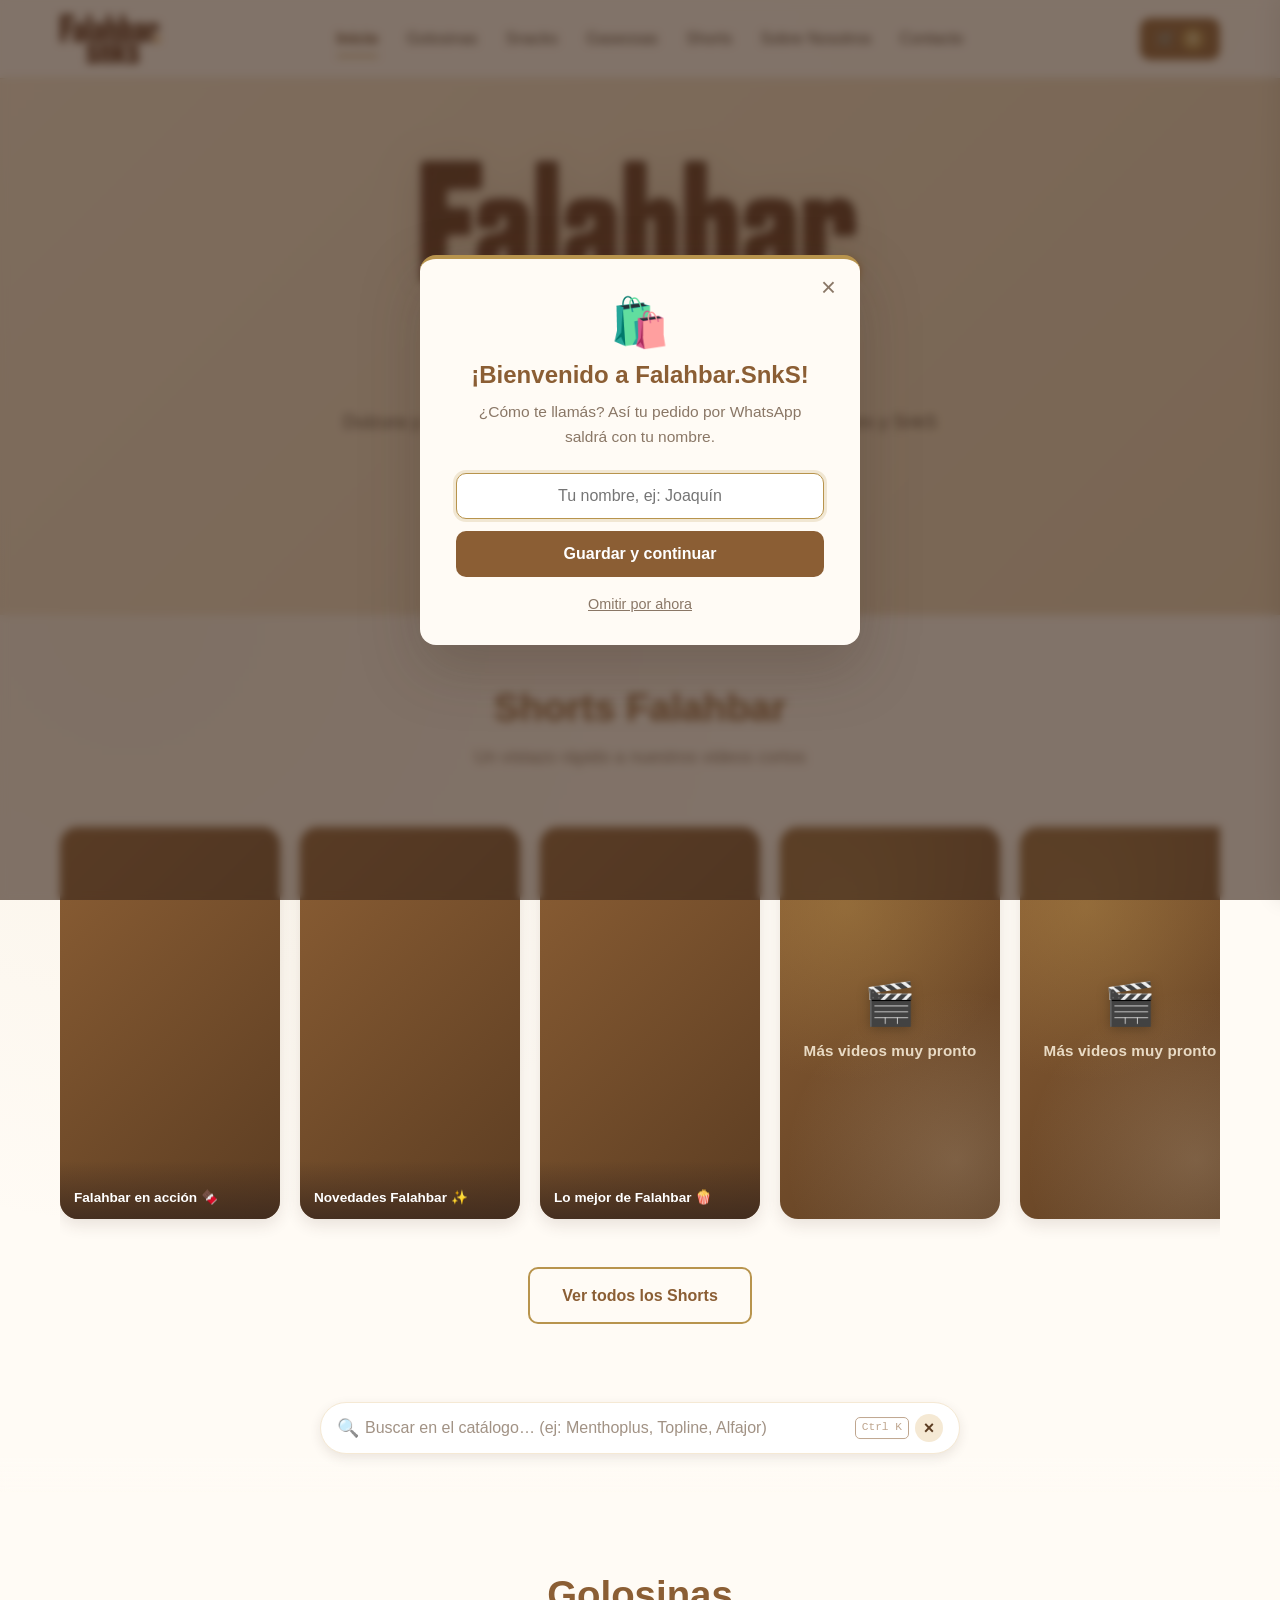
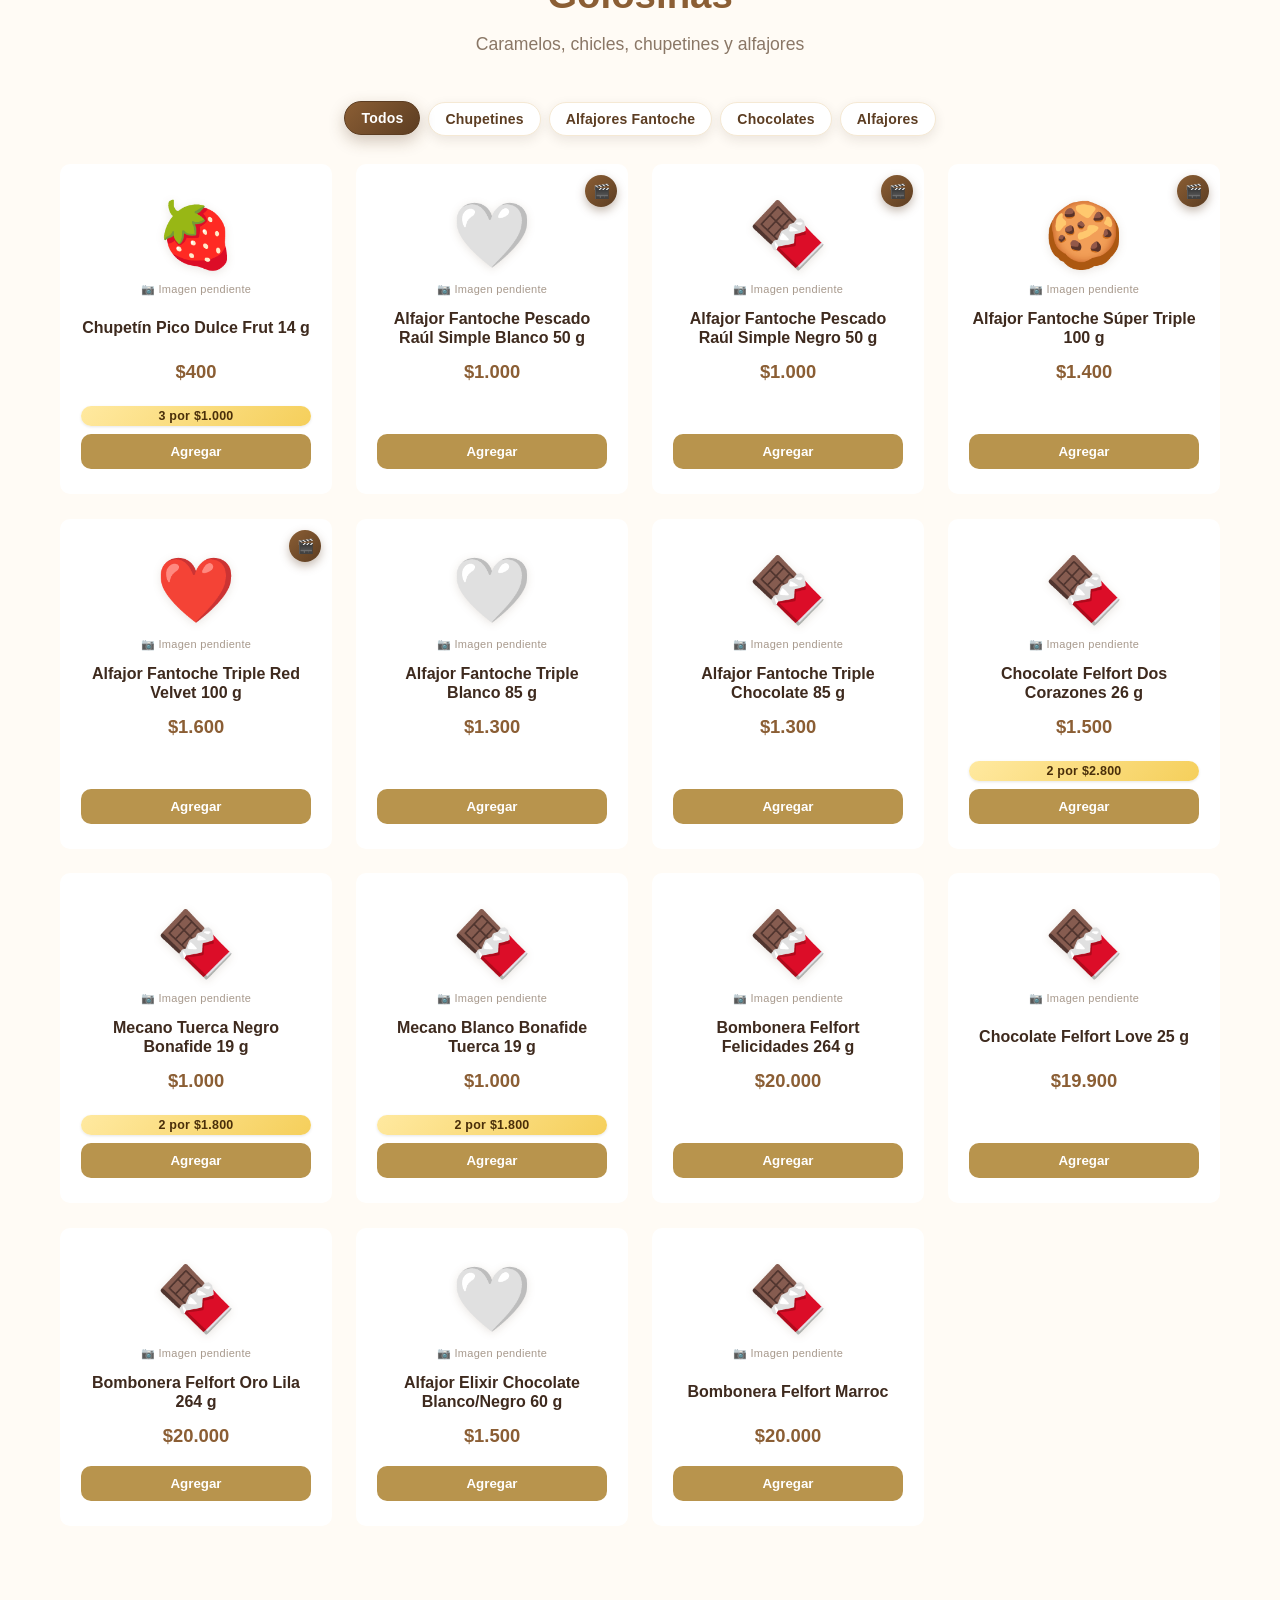
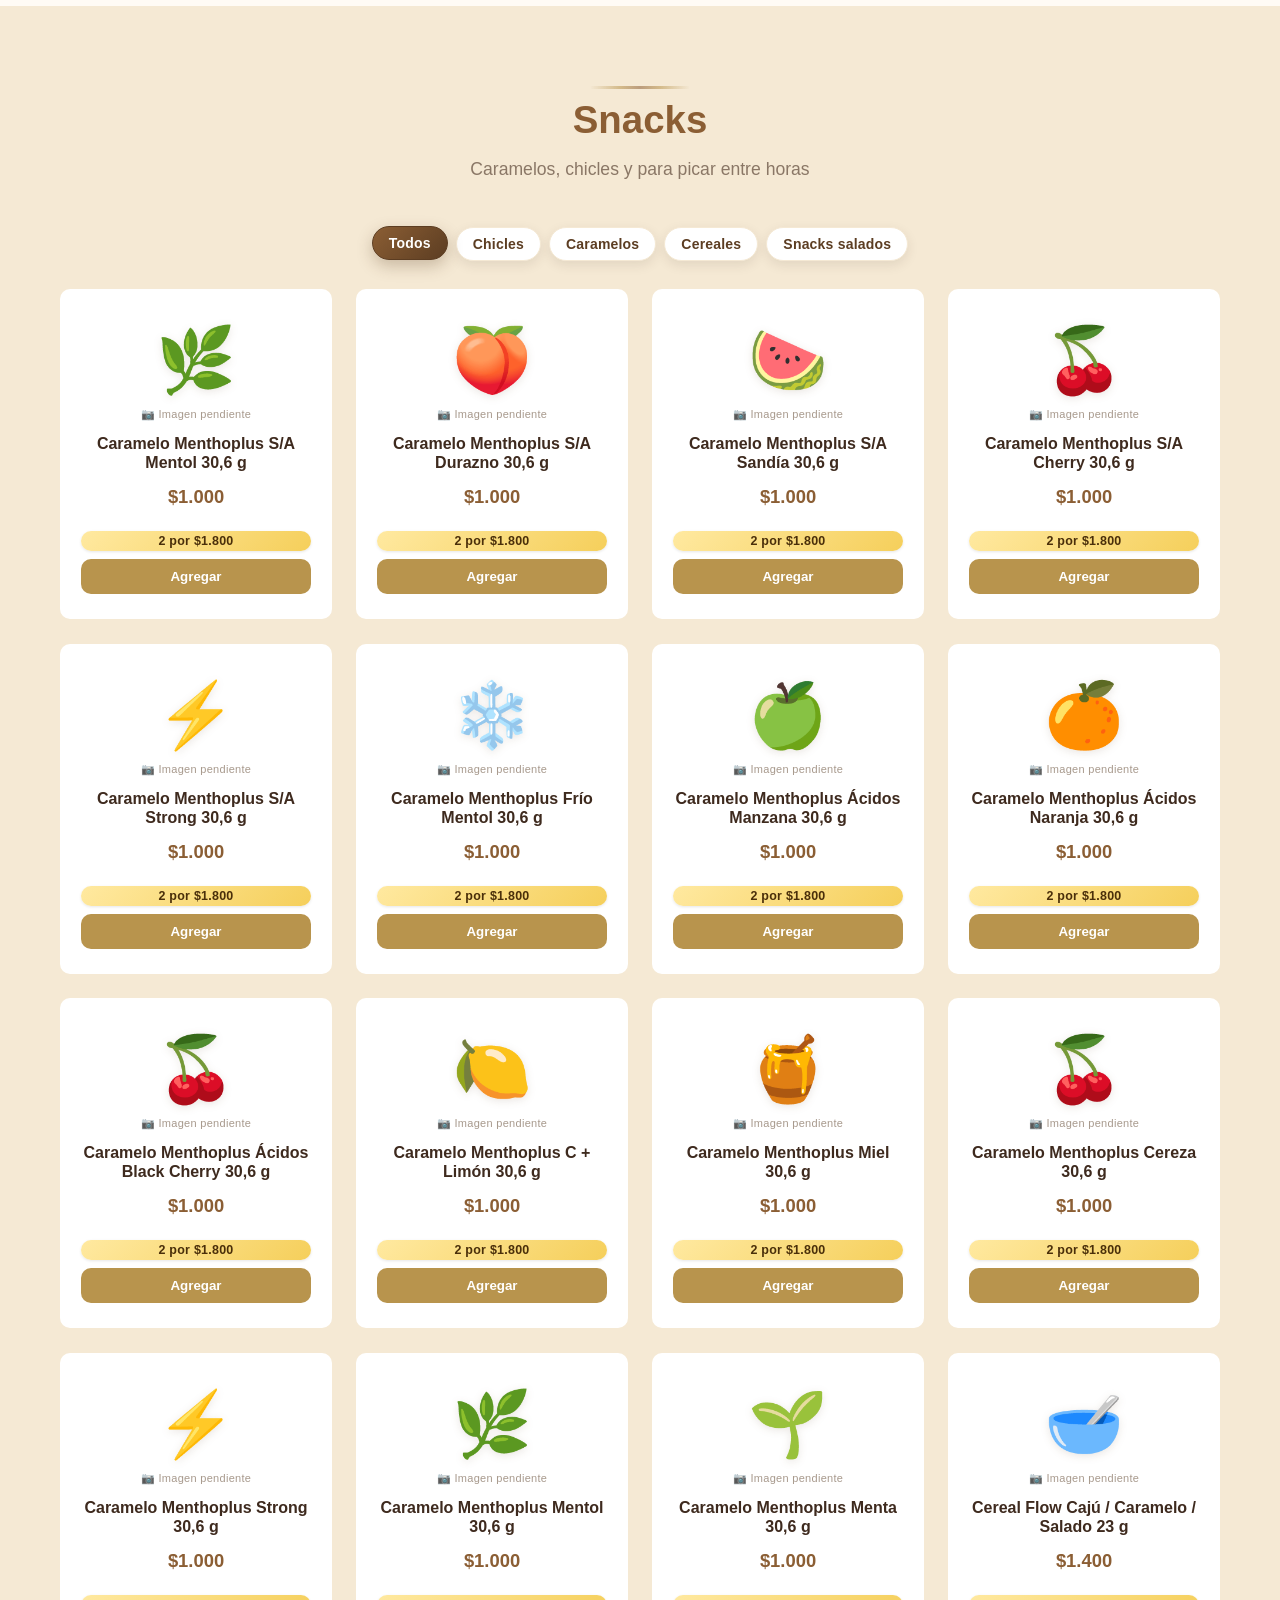
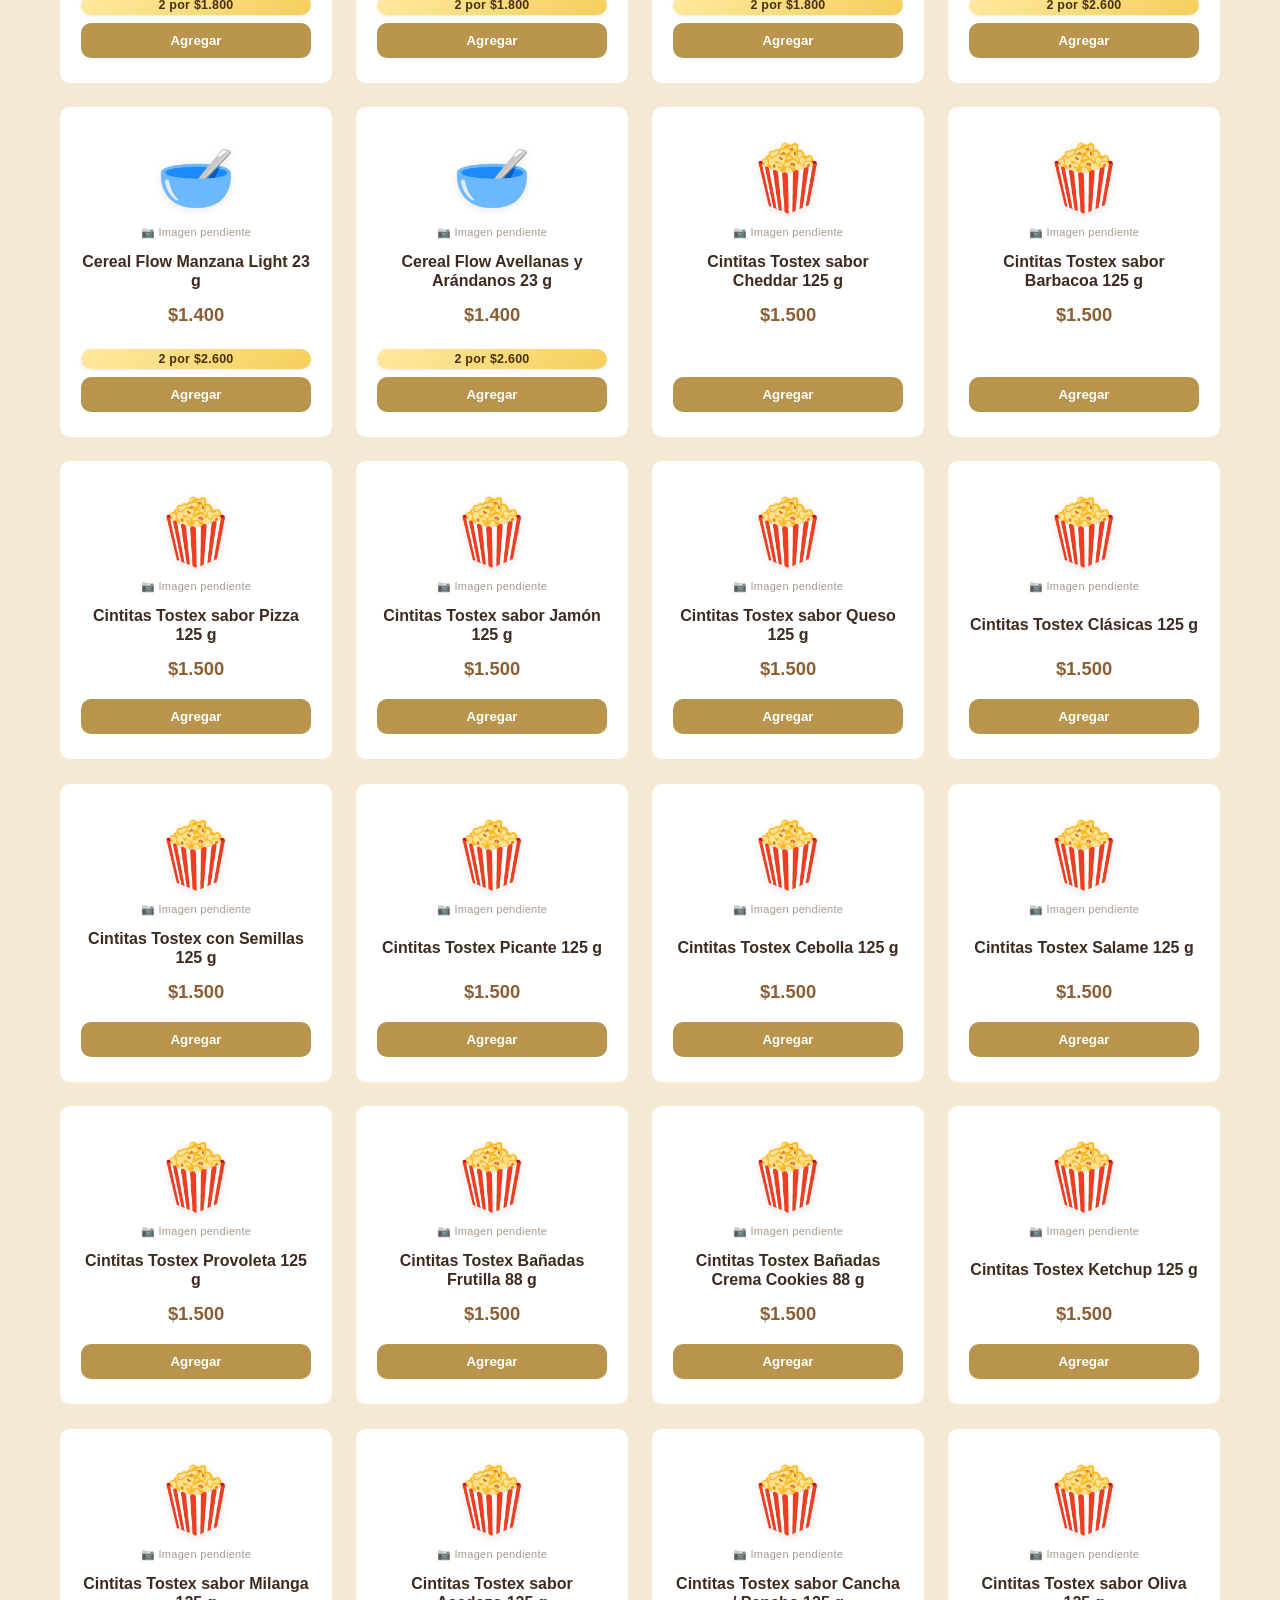
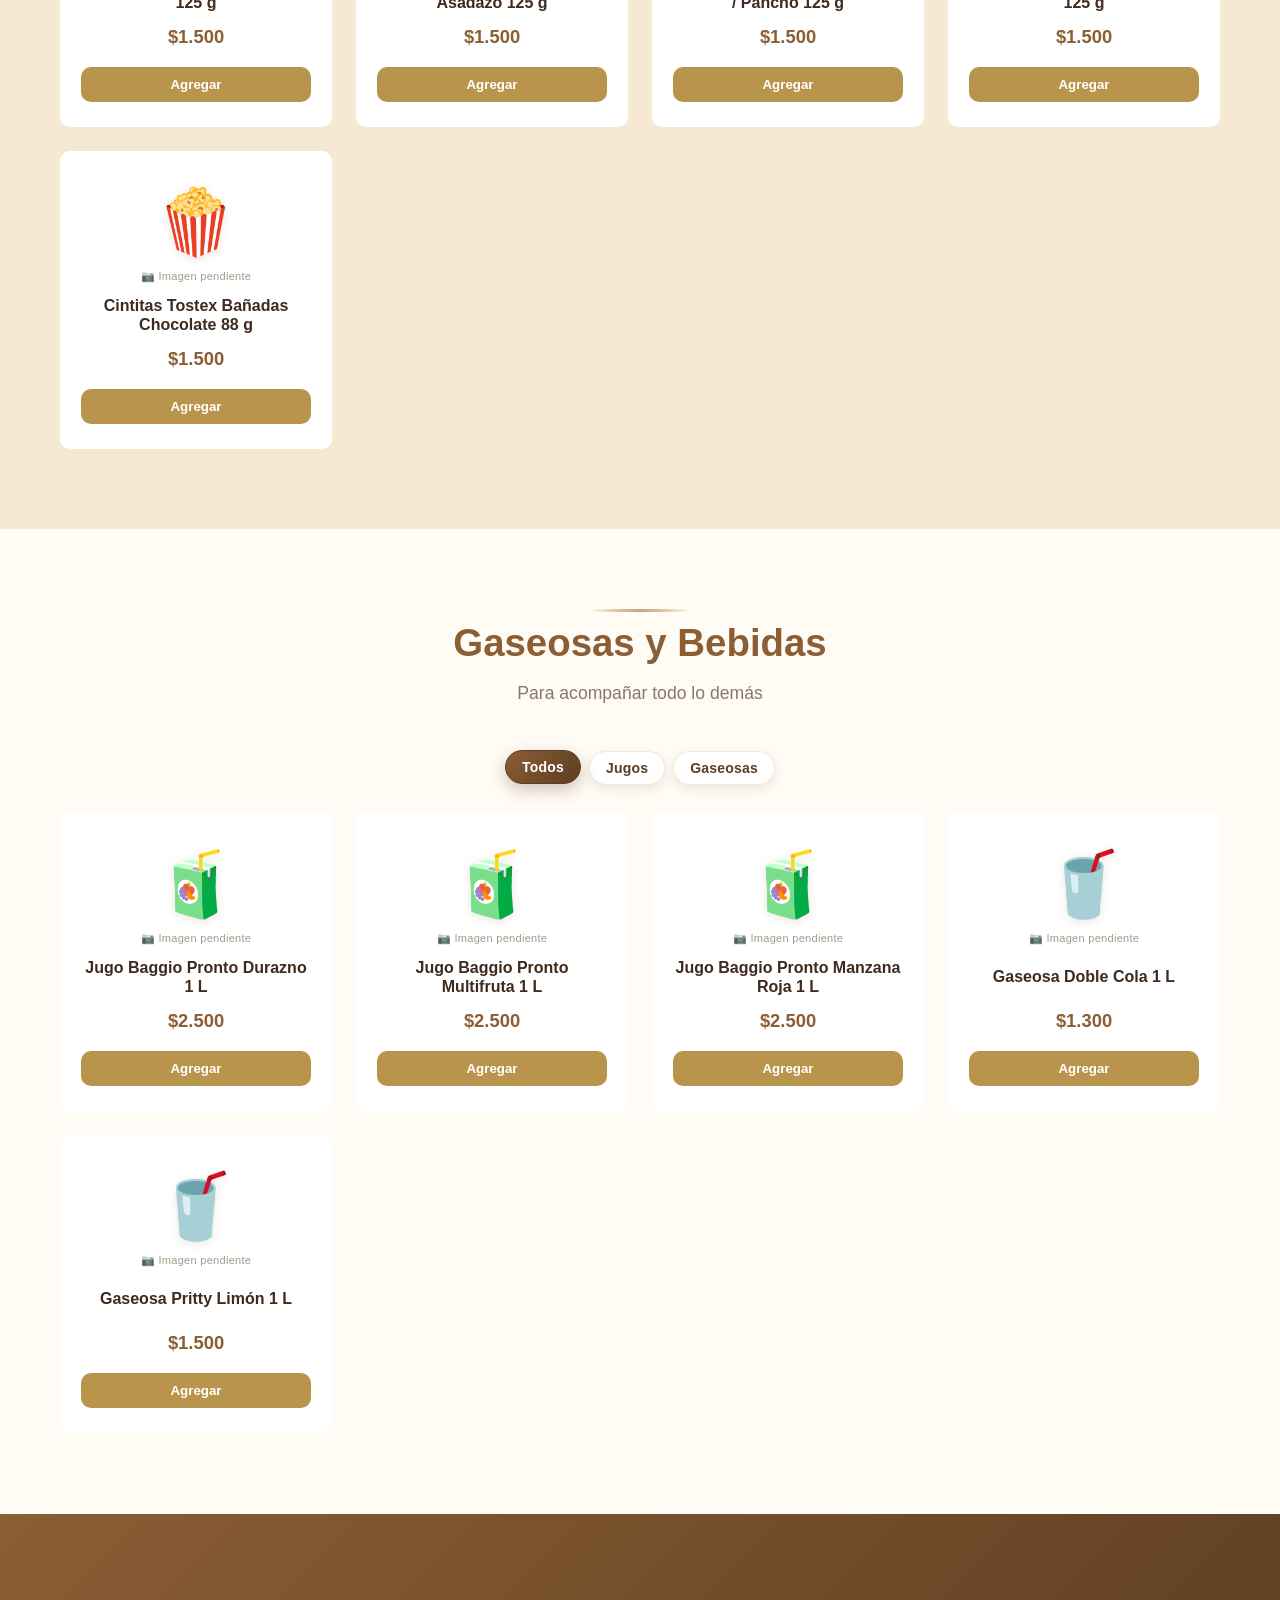
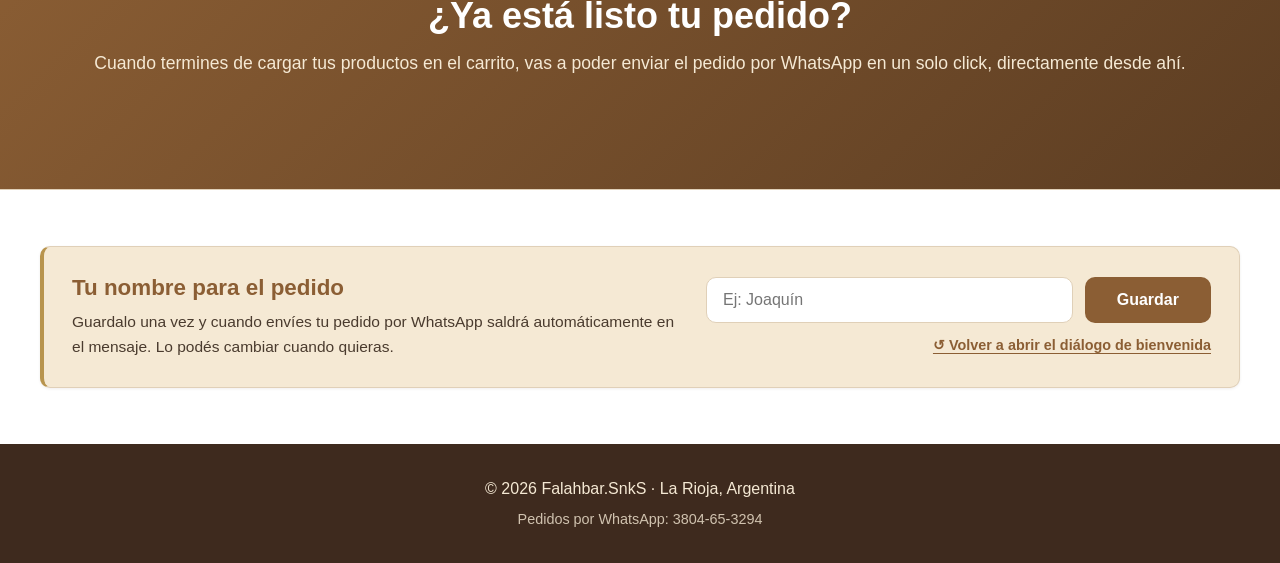
<file: index.html>
<!DOCTYPE html>
<html lang="es">
<head>
    <meta charset="UTF-8">
    <meta name="viewport" content="width=device-width, initial-scale=1.0">
    <meta name="description" content="Falahbar.SnkS - Golosinas, chocolates y snacks salados a domicilio en La Rioja. Pedidos por WhatsApp.">
    <meta name="theme-color" content="#8B5E34">
    <title>Falahbar.SnkS - Golosinas y SnkS</title>
    <link rel="icon" type="image/png" href="logo.png">
    <link rel="apple-touch-icon" href="logo.png">
    <link rel="manifest" href="manifest.webmanifest">

    <!-- Open Graph: vista previa cuando se comparte en WhatsApp / Facebook -->
    <meta property="og:type" content="website">
    <meta property="og:title" content="Falahbar.SnkS - Golosinas y snacks a domicilio en La Rioja">
    <meta property="og:description" content="Golosinas, chocolates y snacks salados con pedido por WhatsApp y envío en La Rioja Capital.">
    <meta property="og:image" content="logo.png">
    <meta property="og:locale" content="es_AR">
    <meta name="twitter:card" content="summary_large_image">
    <meta name="twitter:title" content="Falahbar.SnkS">
    <meta name="twitter:description" content="Golosinas y snacks a domicilio. Pedidos por WhatsApp.">
    <meta name="twitter:image" content="logo.png">

    <!-- Preload de los datos críticos: el JSON empieza a bajar antes que el JS -->
    <link rel="preload" href="data/productos.json" as="fetch" crossorigin="anonymous">
    <link rel="stylesheet" href="styles.css">
    <link rel="stylesheet" href="styles-extra.css">
</head>
<body>
    <!-- HEADER / NAVEGACIÓN -->
    <header class="header">
        <nav class="nav container">
            <a href="index.html" class="logo" aria-label="Falahbar.SnkS - Inicio">
                <img src="logo.png" alt="Falahbar.SnkS" class="logo-img">
            </a>
            <button class="nav-toggle" id="navToggle" aria-label="Abrir menú" aria-expanded="false">
                <span></span><span></span><span></span>
            </button>
            <ul class="nav-links" id="navLinks">
                <li><a href="index.html" class="active">Inicio</a></li>
                <li><a href="#golosinas">Golosinas</a></li>
                <li><a href="#snacks">Snacks</a></li>
                <li><a href="#gaseosas">Gaseosas</a></li>
                <li><a href="shorts.html">Shorts</a></li>
                <li><a href="about.html">Sobre Nosotros</a></li>
                <li><a href="contact.html">Contacto</a></li>
            </ul>
            <button class="cart-btn" id="cartBtn" aria-label="Abrir carrito">
                <span aria-hidden="true">🛒</span>
                <span class="cart-count" id="cartCount" aria-live="polite" aria-label="Productos en el carrito">0</span>
            </button>
        </nav>
    </header>

    <!-- HERO -->
    <section class="hero">
        <div class="container hero-content">
            <h1 class="visually-hidden">Falahbar.SnkS - Golosinas, chocolates y SnkS a domicilio</h1>
            <img src="logo.png" alt="Falahbar.SnkS" class="hero-logo">
            <p class="hero-subtitle">
                Dulzura y sabor que llegan a todas partes. Golosinas, chocolates y
                SnkS salados a domicilio en La Rioja.
            </p>
            <div class="hero-buttons">
                <a href="#golosinas" class="btn btn-primary">Ver golosinas</a>
                <a href="#gaseosas" class="btn btn-secondary">Ver gaseosas</a>
            </div>
        </div>
    </section>

    <!-- SHORTS PREVIEW EN HOME -->
    <section class="shorts shorts-preview" aria-labelledby="shortsPreviewTitle">
        <div class="container">
            <h2 class="section-title" id="shortsPreviewTitle">Shorts Falahbar</h2>
            <p class="section-subtitle">Un vistazo rápido a nuestros videos cortos</p>
            <div class="shorts-scroller" id="homeShortsScroller" aria-live="polite">
                <!-- Se rellena desde script.js -->
            </div>
            <div class="shorts-cta">
                <a href="shorts.html" class="btn btn-secondary">Ver todos los Shorts</a>
            </div>
        </div>
    </section>

    <!-- BUSCADOR DE PRODUCTOS -->
    <section class="search-section" aria-label="Buscar productos">
        <div class="container">
            <div class="search-box">
                <span class="search-icon" aria-hidden="true">🔍</span>
                <input type="search" id="productSearch" class="search-input"
                       placeholder="Buscar en el catálogo… (ej: Menthoplus, Topline, Alfajor)"
                       autocomplete="off" aria-label="Buscar productos">
                <button type="button" class="search-clear" id="searchClear" aria-label="Limpiar búsqueda" hidden>×</button>
            </div>
            <p class="search-status" id="searchStatus" aria-live="polite"></p>
        </div>
    </section>

    <!-- GOLOSINAS -->
    <section class="products" id="golosinas">
        <div class="container">
            <h2 class="section-title">Golosinas</h2>
            <p class="section-subtitle">Caramelos, chicles, chupetines y alfajores</p>
            <div class="filter-chips" id="golosinasFilters" role="tablist" aria-label="Filtrar golosinas">
                <!-- Los chips se cargan desde script.js -->
            </div>
            <div class="products-grid" id="golosinasGrid">
                <!-- Los productos se cargan desde script.js -->
            </div>
            <div class="search-empty" id="golosinasEmpty" hidden>
                <div class="search-empty-icon" aria-hidden="true">🧐</div>
                <p>No encontramos golosinas con ese término.</p>
            </div>
        </div>
    </section>

    <!-- SNACKS -->
    <section class="products products-alt" id="snacks">
        <div class="container">
            <h2 class="section-title">Snacks</h2>
            <p class="section-subtitle">Caramelos, chicles y para picar entre horas</p>
            <div class="filter-chips" id="snacksFilters" role="tablist" aria-label="Filtrar snacks">
                <!-- Los chips se cargan desde script.js -->
            </div>
            <div class="products-grid" id="snacksGrid">
                <!-- Los productos se cargan desde script.js -->
            </div>
            <div class="search-empty" id="snacksEmpty" hidden>
                <div class="search-empty-icon" aria-hidden="true">🧐</div>
                <p>No encontramos snacks con ese término.</p>
            </div>
        </div>
    </section>

    <!-- GASEOSAS -->
    <section class="products" id="gaseosas">
        <div class="container">
            <h2 class="section-title">Gaseosas y Bebidas</h2>
            <p class="section-subtitle">Para acompañar todo lo demás</p>
            <div class="filter-chips" id="gaseosasFilters" role="tablist" aria-label="Filtrar bebidas">
                <!-- Los chips se cargan desde script.js -->
            </div>
            <div class="products-grid" id="gaseosasGrid">
                <!-- Los productos se cargan desde script.js -->
            </div>
            <div class="search-empty" id="gaseosasEmpty" hidden>
                <div class="search-empty-icon" aria-hidden="true">🧐</div>
                <p>No encontramos bebidas con ese término.</p>
            </div>
        </div>
    </section>

    <!-- CTA -->
    <section class="cta">
        <div class="container">
            <h2>¿Ya está listo tu pedido?</h2>
            <p>Cuando termines de cargar tus productos en el carrito, vas a poder enviar el pedido por WhatsApp en un solo click, directamente desde ahí.</p>
        </div>
    </section>


    <!-- ACCESO RÁPIDO / NOMBRE DEL CLIENTE -->
    <section class="user-access" id="userAccess">
        <div class="container user-access-box">
            <div class="user-access-info">
                <h2>Tu nombre para el pedido</h2>
                <p>Guardalo una vez y cuando envíes tu pedido por WhatsApp saldrá automáticamente en el mensaje. Lo podés cambiar cuando quieras.</p>
            </div>
            <form class="user-form" id="userForm">
                <div class="user-form-row">
                    <input type="text" id="userName" placeholder="Ej: Joaquín" maxlength="40" autocomplete="given-name">
                    <button type="submit" class="btn btn-primary">Guardar</button>
                </div>
                <div class="user-form-actions">
                    <p class="user-saved-message" id="userSavedMessage"></p>
                    <button type="button" class="link-btn" id="reopenNameModalBtn">
                        ↺ Volver a abrir el diálogo de bienvenida
                    </button>
                </div>
            </form>
        </div>
    </section>

    <!-- FOOTER -->
    <footer class="footer">
        <div class="container">
            <p>&copy; 2026 Falahbar.SnkS · La Rioja, Argentina</p>
            <p class="footer-small">Pedidos por WhatsApp: 3804-65-3294</p>
        </div>
    </footer>

    <!-- CARRITO (MODAL) -->
    <div class="cart-overlay" id="cartOverlay"></div>
    <aside class="cart" id="cart" aria-label="Carrito de compras">
        <div class="cart-header">
            <h2>Tu Carrito</h2>
            <button class="cart-close" id="cartClose" aria-label="Cerrar carrito">×</button>
        </div>

        <!-- Aviso de envíos -->
        <div class="shipping-notice">
            <span class="shipping-notice-icon" aria-hidden="true">🛵</span>
            <div class="shipping-notice-text">
                <strong>Hacemos envíos en toda La Rioja Capital</strong>
                <span id="shippingProgressText">Envío gratis superando los $30.000</span>
            </div>
        </div>
        <div class="shipping-progress" aria-hidden="true">
            <div class="shipping-progress-bar" id="shippingProgressBar"></div>
        </div>

        <div class="cart-scroll" id="cartScroll">
        <div class="cart-items" id="cartItems">
            <p class="cart-empty">Tu carrito está vacío.</p>
        </div>

        <!-- DATOS DE ENTREGA -->
        <section class="cart-delivery" id="cartDelivery" aria-labelledby="cartDeliveryTitle">
            <h3 class="cart-delivery-title" id="cartDeliveryTitle">
                <span aria-hidden="true">📍</span> Datos de entrega
            </h3>
            <p class="cart-delivery-hint">
                Indicanos <strong>al menos uno</strong>: dirección de envío o tu ubicación actual.
            </p>

            <div class="cart-field">
                <label for="cartAddressInput">Dirección de envío</label>
                <input type="text" id="cartAddressInput"
                       placeholder="Calle y altura, barrio"
                       autocomplete="street-address" maxlength="120">
            </div>
            <div class="cart-field">
                <label for="cartReferenceInput">
                    Referencia <span class="cart-field-hint">(opcional)</span>
                </label>
                <input type="text" id="cartReferenceInput"
                       placeholder="Ej: casa con portón blanco, entre tal y tal"
                       autocomplete="off" maxlength="160">
            </div>

            <button type="button" class="btn btn-geo" id="useLocationBtn">
                <span class="btn-geo-icon" aria-hidden="true">📍</span>
                <span class="btn-geo-label">Usar mi ubicación</span>
                <span class="btn-geo-spinner" aria-hidden="true"></span>
            </button>

            <p class="cart-geo-status" id="cartGeoStatus" aria-live="polite"></p>

            <div class="cart-geo-card" id="cartGeoCard" hidden>
                <div class="cart-geo-card-icon" aria-hidden="true">✅</div>
                <div class="cart-geo-card-body">
                    <strong>Ubicación capturada</strong>
                    <span class="cart-geo-coords" id="cartGeoCoords"></span>
                    <a href="#" class="cart-geo-link" id="cartGeoLink"
                       target="_blank" rel="noopener">Ver en Google Maps →</a>
                </div>
                <button type="button" class="cart-geo-clear" id="cartGeoClear"
                        aria-label="Quitar ubicación">×</button>
            </div>
        </section>
        </div><!-- /.cart-scroll -->

        <div class="cart-footer">
            <div class="cart-total">
                <span>Total:</span>
                <strong id="cartTotal">$0</strong>
            </div>
            <div class="cart-savings" id="cartSavings" hidden></div>
            <button class="btn btn-whatsapp" id="sendWhatsApp" disabled>
                Enviar pedido por WhatsApp
            </button>
            <button class="btn btn-danger" id="clearCartBtn" style="display:none;">
                🗑️ Vaciar carrito
            </button>
        </div>
    </aside>

    <!-- MODAL: DETALLE DE PRODUCTO -->
    <div class="product-modal-overlay" id="productModalOverlay" aria-hidden="true">
        <div class="product-modal" role="dialog" aria-modal="true" aria-labelledby="productModalTitle">
            <button class="product-modal-close" id="productModalClose" aria-label="Cerrar">×</button>
            <div class="product-modal-hero">
                <div class="product-modal-emoji" id="productModalEmoji" aria-hidden="true">🍬</div>
                <div class="product-modal-photo-placeholder">📷 Imagen pendiente</div>
            </div>
            <div class="product-modal-body">
                <span class="product-modal-group" id="productModalGroup"></span>
                <h2 id="productModalTitle">Nombre del producto</h2>
                <p class="product-modal-desc" id="productModalDesc">Descripción</p>
                <a href="#" class="product-modal-video-link" id="productModalVideoLink" hidden>
                    <span aria-hidden="true">🎬</span>
                    <span>Ver video del producto</span>
                </a>
                <div class="product-modal-price" id="productModalPrice">$0</div>
                <div class="product-modal-actions">
                    <div class="product-modal-qty">
                        <button type="button" class="qty-btn" id="productModalQtyMinus" aria-label="Restar uno">−</button>
                        <span class="qty-value" id="productModalQtyValue">1</span>
                        <button type="button" class="qty-btn" id="productModalQtyPlus" aria-label="Sumar uno">+</button>
                    </div>
                    <button type="button" class="btn btn-primary product-modal-add" id="productModalAdd">
                        Agregar al carrito
                    </button>
                </div>
            </div>
        </div>
    </div>

    <!-- MODAL: NOMBRE DEL CLIENTE -->
    <div class="name-modal-overlay" id="nameModalOverlay" aria-hidden="true">
        <div class="name-modal" role="dialog" aria-modal="true" aria-labelledby="nameModalTitle">
            <button class="name-modal-close" id="nameModalClose" aria-label="Cerrar">×</button>
            <div class="name-modal-icon" aria-hidden="true">🛍️</div>
            <h2 id="nameModalTitle">¡Bienvenido a Falahbar.SnkS!</h2>
            <p>¿Cómo te llamás? Así tu pedido por WhatsApp saldrá con tu nombre.</p>
            <form class="name-modal-form" id="nameModalForm">
                <input type="text" id="modalUserName" placeholder="Tu nombre, ej: Joaquín" maxlength="40" autocomplete="given-name">
                <button type="submit" class="btn btn-primary" id="modalSaveBtn">Guardar y continuar</button>
            </form>
            <button type="button" class="name-modal-skip" id="modalSkipBtn">Omitir por ahora</button>
        </div>
    </div>

    <!-- Catálogo + videos embebidos como fallback (para abrir el index sin servidor) -->
    <script src="data/productos.js"></script>
    <script src="data/videos.js"></script>
    <script src="script.js"></script>
</body>
</html>
</file>
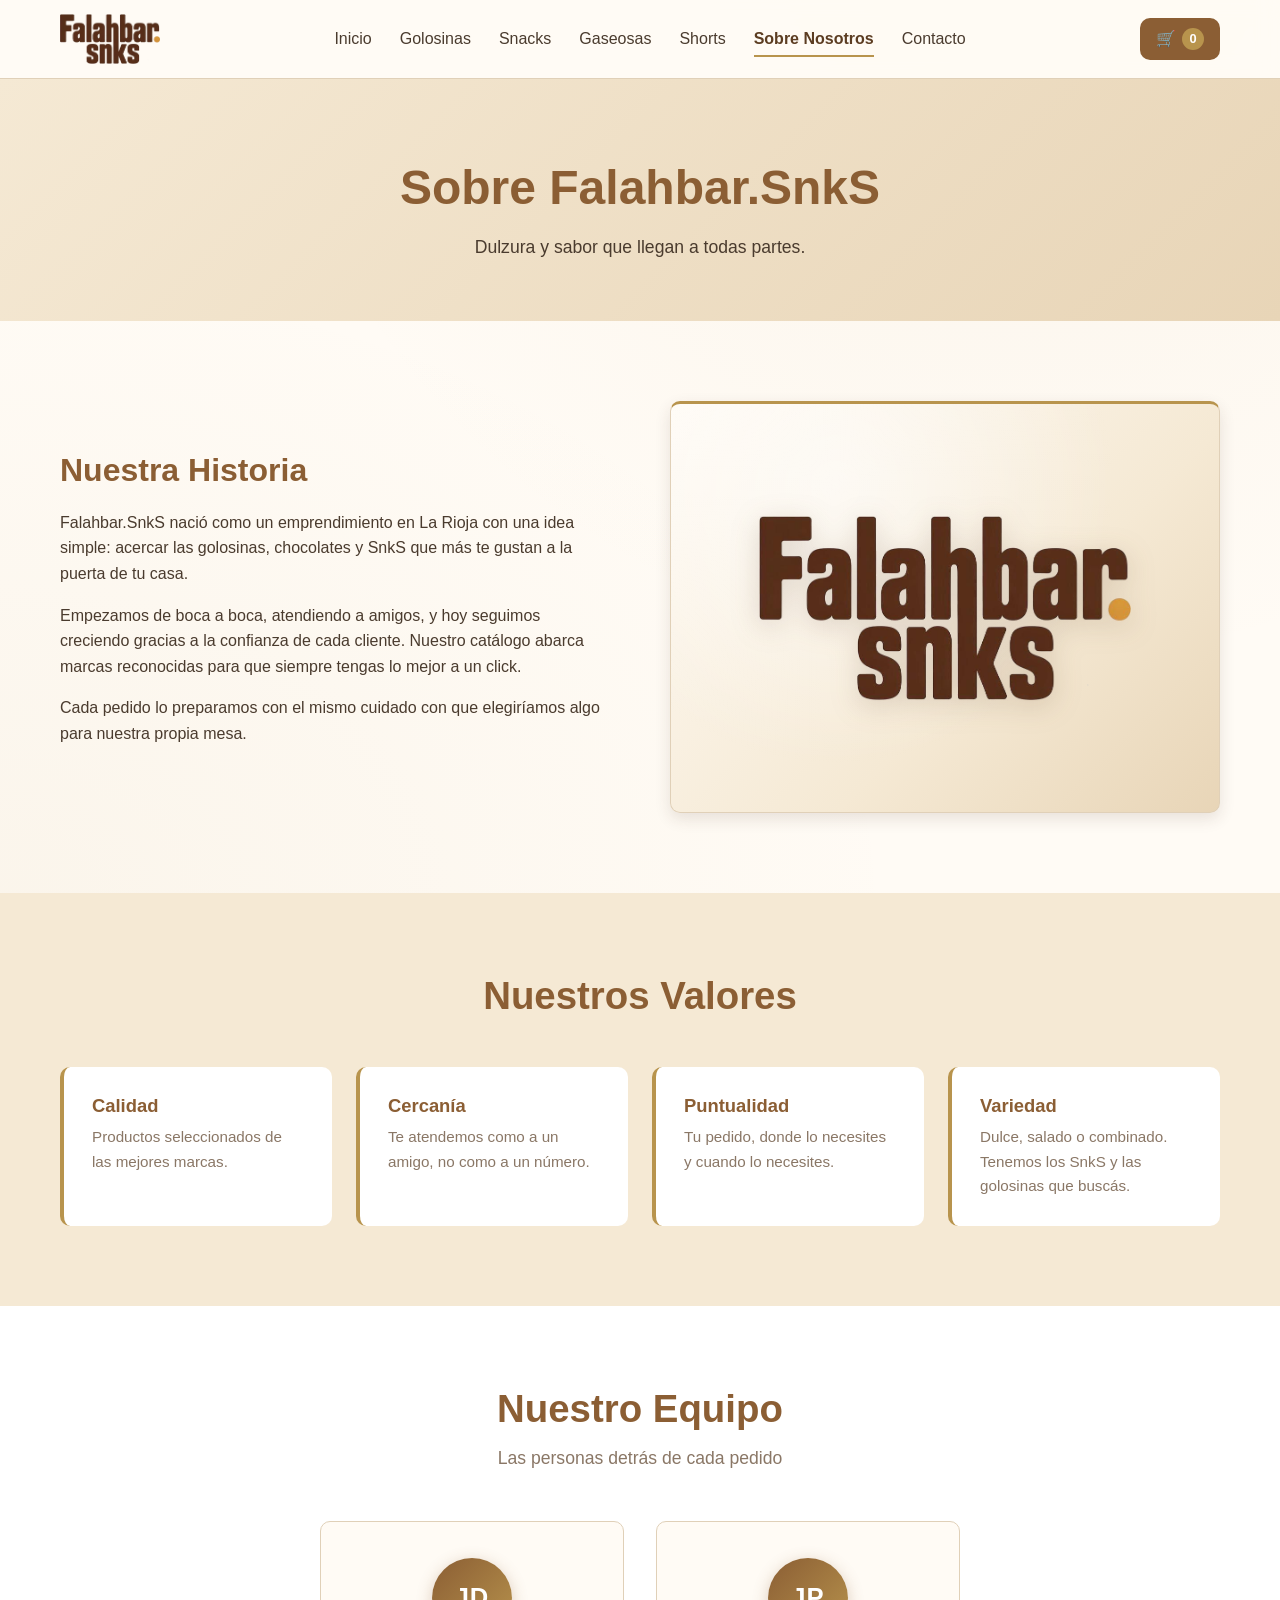
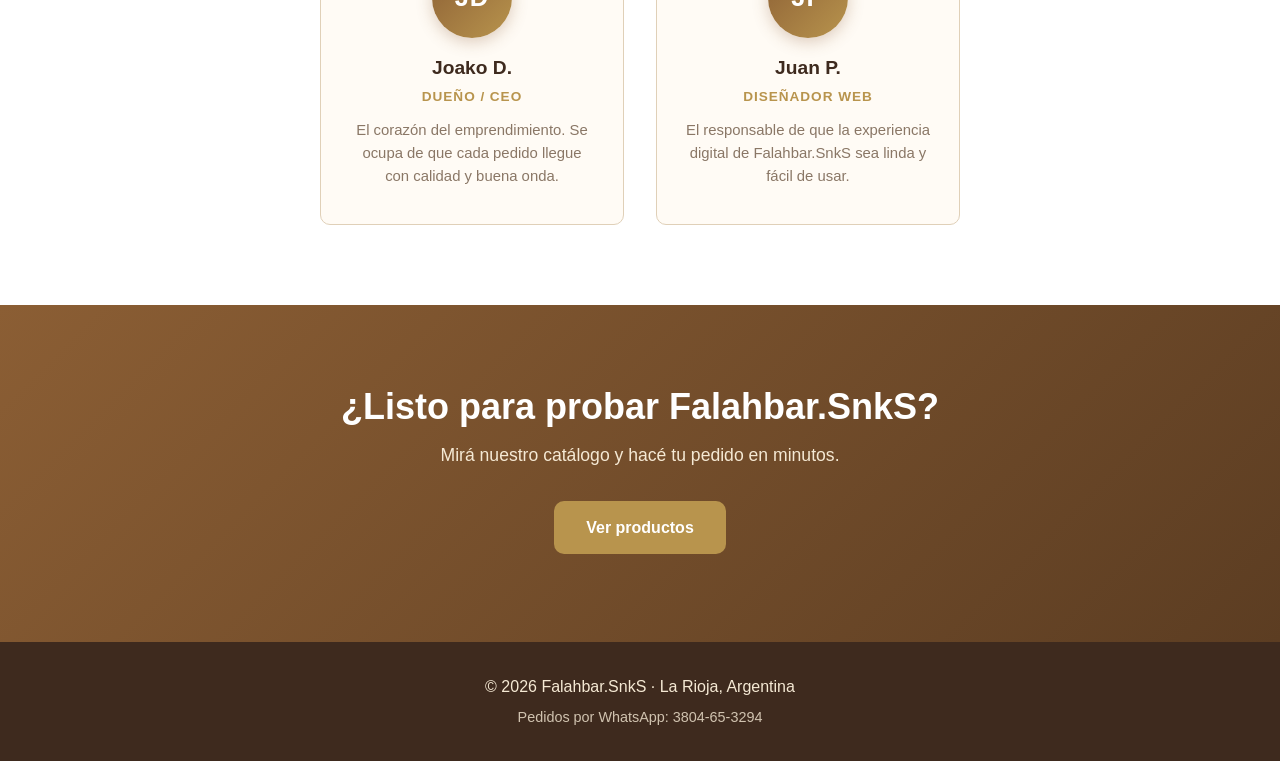
<file: about.html>
<!DOCTYPE html>
<html lang="es">
<head>
    <meta charset="UTF-8">
    <meta name="viewport" content="width=device-width, initial-scale=1.0">
    <meta name="description" content="Conocé Falahbar.SnkS: emprendimiento de La Rioja dedicado a golosinas, chocolates y snacks a domicilio.">
    <meta name="theme-color" content="#8B5E34">
    <title>Falahbar.SnkS - Sobre Nosotros</title>
    <link rel="icon" type="image/png" href="logo.png">
    <link rel="apple-touch-icon" href="logo.png">
    <link rel="manifest" href="manifest.webmanifest">
    <meta property="og:type" content="website">
    <meta property="og:title" content="Sobre Falahbar.SnkS">
    <meta property="og:description" content="Conocé nuestro emprendimiento de golosinas y snacks en La Rioja.">
    <meta property="og:image" content="logo.png">
    <meta property="og:locale" content="es_AR">
    <link rel="stylesheet" href="styles.css">
    <link rel="stylesheet" href="styles-extra.css">
</head>
<body>
    <!-- HEADER / NAVEGACIÓN -->
    <header class="header">
        <nav class="nav container">
            <a href="index.html" class="logo" aria-label="Falahbar.SnkS - Inicio">
                <img src="logo.png" alt="Falahbar.SnkS" class="logo-img">
            </a>
            <button class="nav-toggle" id="navToggle" aria-label="Abrir menú" aria-expanded="false">
                <span></span><span></span><span></span>
            </button>
            <ul class="nav-links" id="navLinks">
                <li><a href="index.html">Inicio</a></li>
                <li><a href="index.html#golosinas">Golosinas</a></li>
                <li><a href="index.html#snacks">Snacks</a></li>
                <li><a href="index.html#gaseosas">Gaseosas</a></li>
                <li><a href="shorts.html">Shorts</a></li>
                <li><a href="about.html" class="active">Sobre Nosotros</a></li>
                <li><a href="contact.html">Contacto</a></li>
            </ul>
            <a href="index.html#cart" class="cart-btn cart-btn-link" aria-label="Ver carrito en la página principal">
                <span aria-hidden="true">🛒</span>
                <span class="cart-count" id="cartCount">0</span>
            </a>
        </nav>
    </header>

    <!-- PAGE HEADER -->
    <section class="page-header">
        <div class="container">
            <h1>Sobre Falahbar.SnkS</h1>
            <p>Dulzura y sabor que llegan a todas partes.</p>
        </div>
    </section>

    <!-- NUESTRA HISTORIA -->
    <section class="about-section">
        <div class="container about-grid">
            <div class="about-text">
                <h2>Nuestra Historia</h2>
                <p>
                    Falahbar.SnkS nació como un emprendimiento en La Rioja con una
                    idea simple: acercar las golosinas, chocolates y SnkS que más
                    te gustan a la puerta de tu casa.
                </p>
                <p>
                    Empezamos de boca a boca, atendiendo a amigos, y hoy seguimos
                    creciendo gracias a la confianza de cada cliente. Nuestro
                    catálogo abarca marcas reconocidas para que siempre tengas lo
                    mejor a un click.
                </p>
                <p>
                    Cada pedido lo preparamos con el mismo cuidado con que
                    elegiríamos algo para nuestra propia mesa.
                </p>
            </div>
            <div class="about-image">
                <div class="image-placeholder image-placeholder-logo">
                    <img src="logo.png" alt="Falahbar.SnkS" class="about-logo-img">
                </div>
            </div>
        </div>
    </section>

    <!-- VALORES -->
    <section class="values">
        <div class="container">
            <h2 class="section-title">Nuestros Valores</h2>
            <div class="values-grid">
                <div class="value-item">
                    <h3>Calidad</h3>
                    <p>Productos seleccionados de las mejores marcas.</p>
                </div>
                <div class="value-item">
                    <h3>Cercanía</h3>
                    <p>Te atendemos como a un amigo, no como a un número.</p>
                </div>
                <div class="value-item">
                    <h3>Puntualidad</h3>
                    <p>Tu pedido, donde lo necesites y cuando lo necesites.</p>
                </div>
                <div class="value-item">
                    <h3>Variedad</h3>
                    <p>Dulce, salado o combinado. Tenemos los SnkS y las golosinas que buscás.</p>
                </div>
            </div>
        </div>
    </section>

    <!-- NUESTRO EQUIPO -->
    <section class="team">
        <div class="container">
            <h2 class="section-title">Nuestro Equipo</h2>
            <p class="section-subtitle">Las personas detrás de cada pedido</p>
            <div class="team-grid">
                <div class="team-member">
                    <div class="team-avatar">JD</div>
                    <h3>Joako D.</h3>
                    <span class="team-role">Dueño / CEO</span>
                    <p>El corazón del emprendimiento. Se ocupa de que cada pedido llegue con calidad y buena onda.</p>
                </div>
                <div class="team-member">
                    <div class="team-avatar">JP</div>
                    <h3>Juan P.</h3>
                    <span class="team-role">Diseñador Web</span>
                    <p>El responsable de que la experiencia digital de Falahbar.SnkS sea linda y fácil de usar.</p>
                </div>
            </div>
        </div>
    </section>

    <!-- CTA -->
    <section class="cta">
        <div class="container">
            <h2>¿Listo para probar Falahbar.SnkS?</h2>
            <p>Mirá nuestro catálogo y hacé tu pedido en minutos.</p>
            <a href="index.html#golosinas" class="btn btn-primary">Ver productos</a>
        </div>
    </section>

    <!-- FOOTER -->
    <footer class="footer">
        <div class="container">
            <p>&copy; 2026 Falahbar.SnkS · La Rioja, Argentina</p>
            <p class="footer-small">Pedidos por WhatsApp: 3804-65-3294</p>
        </div>
    </footer>

    <script src="script.js"></script>
</body>
</html>
</file>
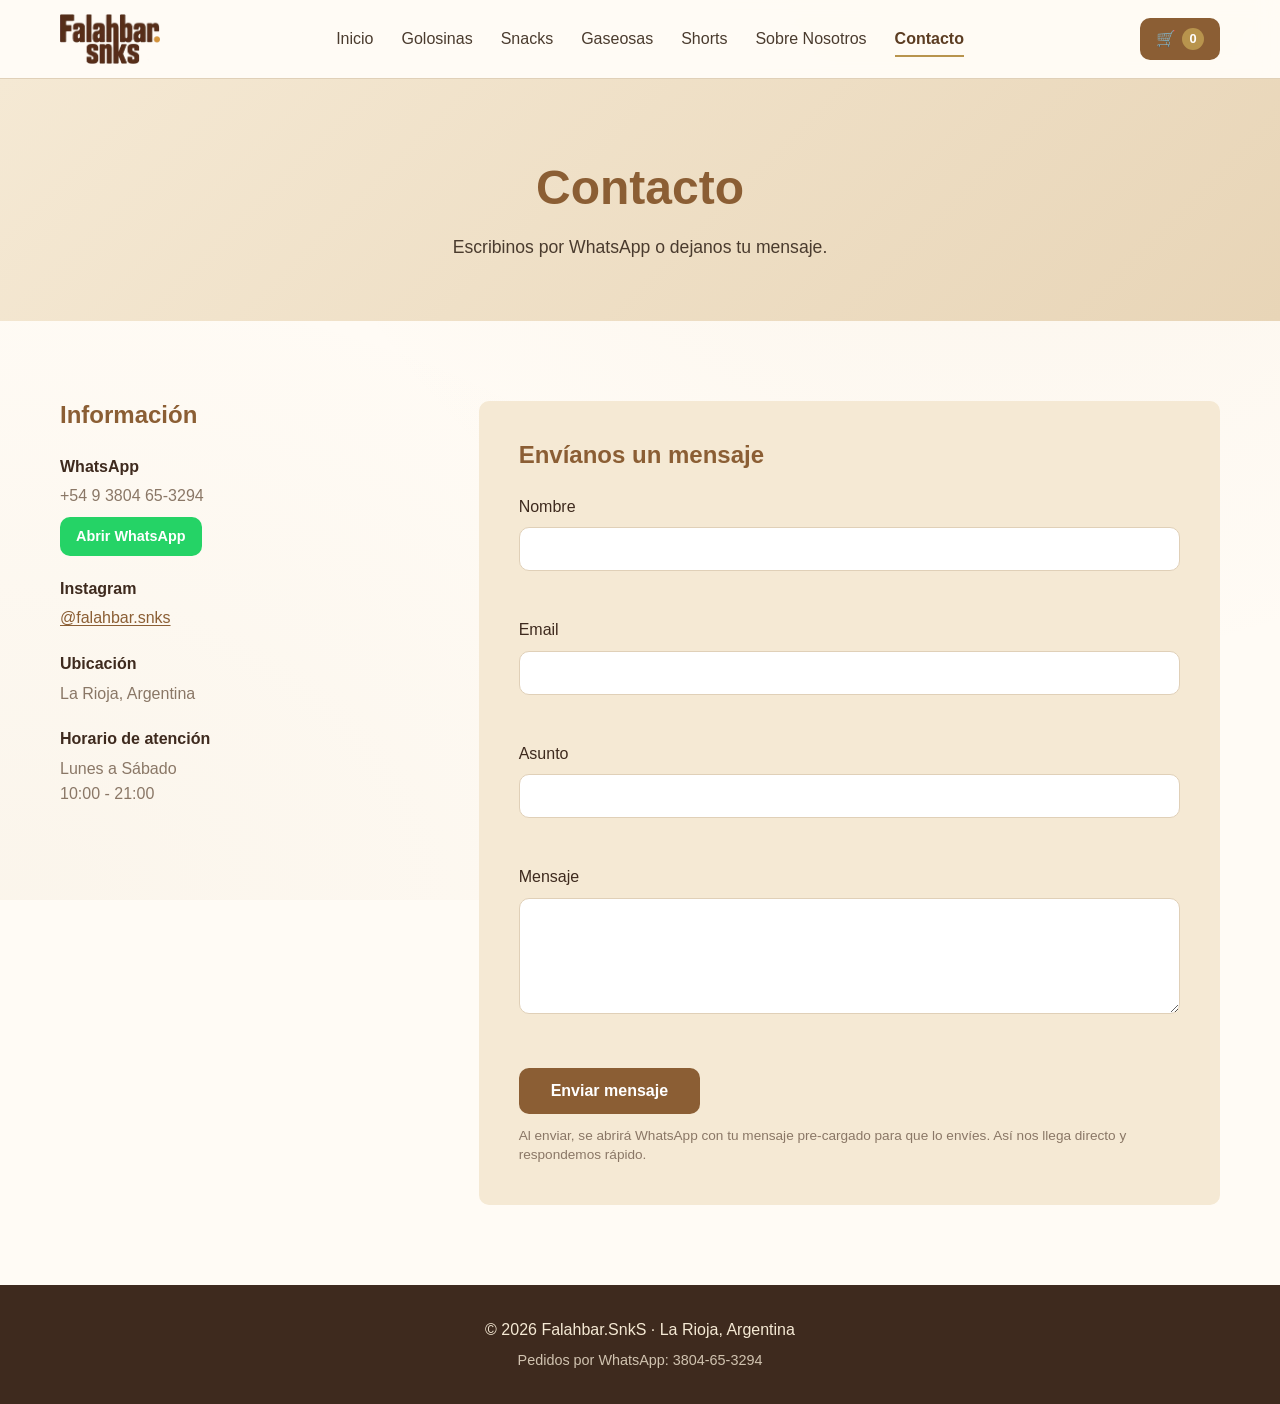
<file: contact.html>
<!DOCTYPE html>
<html lang="es">
<head>
    <meta charset="UTF-8">
    <meta name="viewport" content="width=device-width, initial-scale=1.0">
    <meta name="description" content="Contactá a Falahbar.SnkS por WhatsApp, Instagram o dejanos tu mensaje.">
    <meta name="theme-color" content="#8B5E34">
    <title>Falahbar.SnkS - Contacto</title>
    <link rel="icon" type="image/png" href="logo.png">
    <link rel="apple-touch-icon" href="logo.png">
    <link rel="manifest" href="manifest.webmanifest">
    <meta property="og:type" content="website">
    <meta property="og:title" content="Contacto · Falahbar.SnkS">
    <meta property="og:description" content="Escribinos por WhatsApp para hacer tu pedido o consultarnos cualquier cosa.">
    <meta property="og:image" content="logo.png">
    <meta property="og:locale" content="es_AR">
    <link rel="stylesheet" href="styles.css">
    <link rel="stylesheet" href="styles-extra.css">
</head>
<body>
    <!-- HEADER / NAVEGACIÓN -->
    <header class="header">
        <nav class="nav container">
            <a href="index.html" class="logo" aria-label="Falahbar.SnkS - Inicio">
                <img src="logo.png" alt="Falahbar.SnkS" class="logo-img">
            </a>
            <button class="nav-toggle" id="navToggle" aria-label="Abrir menú" aria-expanded="false">
                <span></span><span></span><span></span>
            </button>
            <ul class="nav-links" id="navLinks">
                <li><a href="index.html">Inicio</a></li>
                <li><a href="index.html#golosinas">Golosinas</a></li>
                <li><a href="index.html#snacks">Snacks</a></li>
                <li><a href="index.html#gaseosas">Gaseosas</a></li>
                <li><a href="shorts.html">Shorts</a></li>
                <li><a href="about.html">Sobre Nosotros</a></li>
                <li><a href="contact.html" class="active">Contacto</a></li>
            </ul>
            <a href="index.html#cart" class="cart-btn cart-btn-link" aria-label="Ver carrito en la página principal">
                <span aria-hidden="true">🛒</span>
                <span class="cart-count" id="cartCount">0</span>
            </a>
        </nav>
    </header>

    <!-- PAGE HEADER -->
    <section class="page-header">
        <div class="container">
            <h1>Contacto</h1>
            <p>Escribinos por WhatsApp o dejanos tu mensaje.</p>
        </div>
    </section>

    <!-- CONTACTO -->
    <section class="contact-section">
        <div class="container contact-grid">
            <!-- INFO DE CONTACTO -->
            <div class="contact-info">
                <h2>Información</h2>
                <div class="info-item">
                    <strong>WhatsApp</strong>
                    <p>+54 9 3804 65-3294</p>
                    <a href="https://wa.me/5493804653294?text=Hola%20Falahbar%21%20Soy%20un%20cliente%20y%20quiero%20hacer%20una%20consulta."
                       target="_blank"
                       rel="noopener"
                       class="btn btn-whatsapp btn-small">
                        Abrir WhatsApp
                    </a>
                </div>
                <div class="info-item">
                    <strong>Instagram</strong>
                    <p>
                        <a href="https://instagram.com/falahbar.snks" target="_blank" rel="noopener">
                            @falahbar.snks
                        </a>
                    </p>
                </div>
                <div class="info-item">
                    <strong>Ubicación</strong>
                    <p>La Rioja, Argentina</p>
                </div>
                <div class="info-item">
                    <strong>Horario de atención</strong>
                    <p>Lunes a Sábado<br>10:00 - 21:00</p>
                </div>
            </div>

            <!-- FORMULARIO -->
            <form class="contact-form" id="contactForm" novalidate>
                <h2>Envíanos un mensaje</h2>

                <div class="form-group">
                    <label for="name">Nombre</label>
                    <input type="text" id="name" name="name" required autocomplete="name">
                    <span class="error-message" id="nameError"></span>
                </div>

                <div class="form-group">
                    <label for="email">Email</label>
                    <input type="email" id="email" name="email" required autocomplete="email">
                    <span class="error-message" id="emailError"></span>
                </div>

                <div class="form-group">
                    <label for="subject">Asunto</label>
                    <input type="text" id="subject" name="subject" required>
                    <span class="error-message" id="subjectError"></span>
                </div>

                <div class="form-group">
                    <label for="message">Mensaje</label>
                    <textarea id="message" name="message" rows="5" required></textarea>
                    <span class="error-message" id="messageError"></span>
                </div>

                <button type="submit" class="btn btn-primary">Enviar mensaje</button>

                <p class="form-hint">
                    Al enviar, se abrirá WhatsApp con tu mensaje pre-cargado para que lo envíes. Así nos llega directo y respondemos rápido.
                </p>

                <p class="form-success" id="formSuccess" style="display: none;">
                    ✓ ¡Perfecto! Abrimos WhatsApp con tu mensaje.
                </p>
            </form>
        </div>
    </section>

    <!-- FOOTER -->
    <footer class="footer">
        <div class="container">
            <p>&copy; 2026 Falahbar.SnkS · La Rioja, Argentina</p>
            <p class="footer-small">Pedidos por WhatsApp: 3804-65-3294</p>
        </div>
    </footer>

    <script src="script.js"></script>
</body>
</html>
</file>
<file: styles.css>
/* ============================================
   FALAHBAR.SnkS - ESTILOS
   Paleta: marrón, dorado opaco, beige
   ============================================ */
:root {
    --color-primary: #8B5E34;        /* Marrón principal */
    --color-primary-dark: #5C3D22;   /* Marrón oscuro */
    --color-gold: #B8944D;           /* Dorado opaco */
    --color-gold-light: #D4B56A;     /* Dorado claro */
    --color-beige: #F5E9D4;          /* Beige claro */
    --color-beige-dark: #E8D5B7;     /* Beige oscuro */
    --color-dark: #3E2A1E;           /* Marrón muy oscuro (textos) */
    --color-text: #4A3B2E;
    --color-muted: #8a7766;
    --color-bg: #FFFBF5;             /* Fondo crema */
    --color-bg-alt: #F5E9D4;         /* Fondo beige */
    --color-border: #E0D0B8;
    --color-success: #10b981;
    --color-error: #ef4444;
    --color-whatsapp: #25D366;
    --color-whatsapp-dark: #1ebe5b;
    --radius: 10px;
    --shadow-sm: 0 1px 3px rgba(62, 42, 30, 0.08);
    --shadow-md: 0 6px 16px rgba(62, 42, 30, 0.12);
    --transition: all 0.3s ease;
}

* {
    margin: 0;
    padding: 0;
    box-sizing: border-box;
}

html {
    scroll-behavior: smooth;
}

body {
    font-family: -apple-system, BlinkMacSystemFont, "Segoe UI", Roboto,
                 "Helvetica Neue", Arial, sans-serif;
    color: var(--color-text);
    background-color: var(--color-bg);
    line-height: 1.6;
    -webkit-font-smoothing: antialiased;
}

body.no-scroll {
    overflow: hidden;
}

h1, h2, h3 {
    color: var(--color-dark);
    line-height: 1.2;
    font-weight: 700;
}

a {
    text-decoration: none;
    color: inherit;
}

img {
    max-width: 100%;
    display: block;
}

.container {
    max-width: 1200px;
    margin: 0 auto;
    padding: 0 20px;
}

.visually-hidden {
    position: absolute !important;
    width: 1px; height: 1px;
    padding: 0; margin: -1px;
    overflow: hidden;
    clip: rect(0, 0, 0, 0);
    white-space: nowrap;
    border: 0;
}

/* ============================================
   BOTONES
   ============================================ */
.btn {
    display: inline-block;
    padding: 14px 32px;
    border-radius: var(--radius);
    font-weight: 600;
    font-size: 1rem;
    cursor: pointer;
    border: none;
    transition: var(--transition);
    text-align: center;
    font-family: inherit;
}

.btn-primary {
    background-color: var(--color-primary);
    color: #fff;
}

.btn-primary:hover {
    background-color: var(--color-primary-dark);
    transform: translateY(-2px);
    box-shadow: var(--shadow-md);
}

.btn-secondary {
    background-color: transparent;
    color: var(--color-primary);
    border: 2px solid var(--color-gold);
}

.btn-secondary:hover {
    background-color: var(--color-gold);
    color: #fff;
}

.btn-whatsapp {
    background-color: var(--color-whatsapp);
    color: #fff;
    width: 100%;
}

.btn-whatsapp:hover:not(:disabled) {
    background-color: var(--color-whatsapp-dark);
    transform: translateY(-2px);
    box-shadow: var(--shadow-md);
}

.btn-whatsapp:disabled {
    opacity: 0.5;
    cursor: not-allowed;
}

.btn-small {
    padding: 8px 16px;
    font-size: 0.9rem;
    width: auto;
    display: inline-block;
    margin-top: 8px;
}

.link-btn {
    background: none;
    border: none;
    padding: 0;
    color: var(--color-primary);
    font-size: 0.9rem;
    font-weight: 600;
    cursor: pointer;
    text-decoration: underline;
    text-underline-offset: 3px;
    font-family: inherit;
    transition: color 0.2s ease;
}

.link-btn:hover {
    color: var(--color-primary-dark);
}

/* ============================================
   HEADER / NAVEGACIÓN
   ============================================ */
.header {
    background-color: rgba(255, 251, 245, 0.95);
    backdrop-filter: blur(10px);
    -webkit-backdrop-filter: blur(10px);
    border-bottom: 1px solid var(--color-border);
    position: sticky;
    top: 0;
    z-index: 100;
}

.nav {
    display: flex;
    justify-content: space-between;
    align-items: center;
    padding: 14px 20px;
    gap: 16px;
}

.logo {
    display: inline-flex;
    align-items: center;
    line-height: 0;
}

.logo-img {
    height: 50px;
    width: auto;
    display: block;
    transition: transform 0.25s ease;
    object-fit: contain;
}

.logo:hover .logo-img {
    transform: scale(1.04);
}

.nav-links {
    display: flex;
    list-style: none;
    gap: 28px;
}

.nav-links a {
    font-weight: 500;
    color: var(--color-text);
    transition: color 0.25s ease;
    position: relative;
    padding-bottom: 2px;
}

.nav-links a::after {
    content: "";
    position: absolute;
    bottom: -8px;
    left: 0;
    right: 0;
    height: 2px;
    background-color: var(--color-gold);
    transform: scaleX(0);
    transform-origin: left center;
    transition: transform 0.3s cubic-bezier(0.22, 0.61, 0.36, 1);
}

.nav-links a:hover,
.nav-links a.active {
    color: var(--color-primary);
}

.nav-links a:hover::after,
.nav-links a.active::after {
    transform: scaleX(1);
}

.nav-links a.active::after {
    background-color: var(--color-gold);
}

.nav-toggle {
    display: none;
    flex-direction: column;
    gap: 5px;
    background: none;
    border: none;
    cursor: pointer;
    padding: 5px;
}

.nav-toggle span {
    display: block;
    width: 25px;
    height: 2px;
    background-color: var(--color-dark);
    transition: var(--transition);
}

.cart-btn {
    position: relative;
    background-color: var(--color-primary);
    color: #fff;
    border: none;
    padding: 10px 16px;
    border-radius: var(--radius);
    cursor: pointer;
    font-size: 1rem;
    font-weight: 600;
    transition: var(--transition);
    display: inline-flex;
    align-items: center;
    gap: 6px;
    text-decoration: none;
    font-family: inherit;
    line-height: 1;
}

.cart-btn:hover {
    background-color: var(--color-primary-dark);
    transform: translateY(-1px);
}

.cart-btn-link {
    /* En otras páginas, el carrito es un link a la home */
    background-color: var(--color-primary);
}

.cart-count {
    background-color: var(--color-gold);
    color: #fff;
    border-radius: 50%;
    min-width: 22px;
    height: 22px;
    padding: 0 6px;
    display: inline-flex;
    align-items: center;
    justify-content: center;
    font-size: 0.8rem;
    font-weight: 700;
}

/* ============================================
   HERO
   ============================================ */
.hero {
    padding: 80px 0 60px;
    background: linear-gradient(135deg, var(--color-beige) 0%, var(--color-beige-dark) 100%);
}

.hero-content {
    text-align: center;
    max-width: 820px;
    margin: 0 auto;
}

.hero-logo {
    max-width: 440px;
    width: min(70%, 440px);
    height: auto;
    margin: 0 auto 28px;
    display: block;
    filter: drop-shadow(0 6px 20px rgba(92, 61, 34, 0.18));
    animation: heroLogoIn 0.8s ease both;
}

@keyframes heroLogoIn {
    0%   { opacity: 0; transform: translateY(12px) scale(0.96); }
    100% { opacity: 1; transform: translateY(0) scale(1); }
}

.hero-subtitle {
    font-size: 1.15rem;
    color: var(--color-text);
    margin: 0 auto 32px;
    max-width: 600px;
}

.hero-buttons {
    display: flex;
    gap: 16px;
    justify-content: center;
    flex-wrap: wrap;
}

/* ============================================
   SECCIONES GENERALES
   ============================================ */
.section-title {
    font-size: clamp(1.75rem, 3vw, 2.5rem);
    text-align: center;
    margin-bottom: 12px;
    color: var(--color-primary);
}

.section-subtitle {
    text-align: center;
    color: var(--color-muted);
    margin-bottom: 40px;
    font-size: 1.1rem;
}

/* ============================================
   PRODUCTOS
   ============================================ */
.products {
    padding: 80px 0;
}

.products-alt {
    background-color: var(--color-bg-alt);
}

.products-grid {
    display: grid;
    grid-template-columns: repeat(auto-fill, minmax(220px, 1fr));
    gap: 24px;
}

.product-card {
    background-color: #fff;
    padding: 24px 20px;
    border-radius: var(--radius);
    border: 1px solid var(--color-border);
    transition: var(--transition);
    text-align: center;
    display: flex;
    flex-direction: column;
}

.product-card:hover {
    transform: translateY(-4px);
    box-shadow: var(--shadow-md);
    border-color: var(--color-gold);
}

.product-emoji {
    font-size: 2.5rem;
    margin-bottom: 12px;
}

.product-card h3 {
    font-size: 1rem;
    margin-bottom: 10px;
    min-height: 2.4em;
    display: flex;
    align-items: center;
    justify-content: center;
}

.product-price {
    color: var(--color-primary);
    font-weight: 700;
    font-size: 1.15rem;
    margin-bottom: 16px;
}

.add-to-cart {
    background-color: var(--color-gold);
    color: #fff;
    border: none;
    padding: 10px;
    border-radius: var(--radius);
    cursor: pointer;
    font-weight: 600;
    transition: var(--transition);
    margin-top: auto;
    font-family: inherit;
}

.add-to-cart:hover {
    background-color: var(--color-primary);
}

/* ============================================
   CARRITO
   ============================================ */
.cart-overlay {
    position: fixed;
    inset: 0;
    background-color: rgba(0, 0, 0, 0.5);
    z-index: 200;
    opacity: 0;
    pointer-events: none;
    transition: opacity 0.3s ease;
}

.cart-overlay.active {
    opacity: 1;
    pointer-events: auto;
}

.cart {
    position: fixed;
    top: 0;
    right: 0;
    bottom: 0;
    width: 100%;
    max-width: 420px;
    background-color: #fff;
    z-index: 201;
    transform: translateX(100%);
    transition: transform 0.3s ease;
    display: flex;
    flex-direction: column;
    box-shadow: -4px 0 20px rgba(0, 0, 0, 0.1);
}

.cart.active {
    transform: translateX(0);
}

.cart-header {
    padding: 22px 24px;
    border-bottom: 1px solid var(--color-border);
    display: flex;
    justify-content: space-between;
    align-items: center;
    background-color: var(--color-beige);
}

.cart-header h2 {
    color: var(--color-primary);
    font-size: 1.35rem;
}

.cart-close {
    background: none;
    border: none;
    font-size: 2rem;
    cursor: pointer;
    line-height: 1;
    color: var(--color-dark);
    padding: 0 4px;
}

.cart-items {
    flex: 1;
    overflow-y: auto;
    padding: 20px 24px;
}

.cart-empty {
    color: var(--color-muted);
    text-align: center;
    padding: 40px 0;
}

.cart-item {
    display: flex;
    align-items: center;
    gap: 12px;
    padding: 14px 0;
    border-bottom: 1px solid var(--color-border);
}

.cart-item-info {
    flex: 1;
}

.cart-item-info h4 {
    font-size: 0.95rem;
    color: var(--color-dark);
    margin-bottom: 4px;
}

.cart-item-price {
    color: var(--color-primary);
    font-weight: 600;
    font-size: 0.9rem;
}

.qty-controls {
    display: flex;
    align-items: center;
    gap: 8px;
}

.qty-btn {
    width: 28px;
    height: 28px;
    border-radius: 50%;
    border: 1px solid var(--color-border);
    background-color: #fff;
    cursor: pointer;
    font-weight: 700;
    color: var(--color-primary);
    transition: var(--transition);
}

.qty-btn:hover {
    background-color: var(--color-primary);
    color: #fff;
    border-color: var(--color-primary);
}

.qty-value {
    min-width: 24px;
    text-align: center;
    font-weight: 600;
}

.cart-footer {
    padding: 20px 24px;
    border-top: 1px solid var(--color-border);
    background-color: var(--color-beige);
}

.cart-total {
    display: flex;
    justify-content: space-between;
    align-items: center;
    margin-bottom: 16px;
    font-size: 1.2rem;
}

.cart-total strong {
    color: var(--color-primary);
    font-size: 1.5rem;
}

/* ============================================
   CTA
   ============================================ */
.cta {
    background: linear-gradient(135deg, var(--color-primary) 0%, var(--color-primary-dark) 100%);
    color: #fff;
    padding: 80px 0;
    text-align: center;
}

.cta h2 {
    color: #fff;
    font-size: clamp(1.75rem, 3vw, 2.25rem);
    margin-bottom: 12px;
}

.cta p {
    color: var(--color-beige);
    margin-bottom: 32px;
    font-size: 1.1rem;
}

.cta .btn-primary {
    background-color: var(--color-gold);
}

.cta .btn-primary:hover {
    background-color: var(--color-gold-light);
}

/* ============================================
   PAGE HEADER (Sobre / Contacto / Shorts)
   ============================================ */
.page-header {
    padding: 80px 0 60px;
    text-align: center;
    background: linear-gradient(135deg, var(--color-beige) 0%, var(--color-beige-dark) 100%);
}

.page-header h1 {
    font-size: clamp(2rem, 4vw, 3rem);
    margin-bottom: 16px;
    color: var(--color-primary);
}

.page-header p {
    font-size: 1.1rem;
    color: var(--color-text);
    max-width: 600px;
    margin: 0 auto;
}

/* ============================================
   ABOUT
   ============================================ */
.about-section {
    padding: 80px 0;
}

.about-grid {
    display: grid;
    grid-template-columns: 1fr 1fr;
    gap: 60px;
    align-items: center;
}

.about-text h2 {
    font-size: 2rem;
    margin-bottom: 20px;
    color: var(--color-primary);
}

.about-text p {
    margin-bottom: 16px;
    color: var(--color-text);
}

.image-placeholder {
    aspect-ratio: 4/3;
    background: linear-gradient(135deg, var(--color-gold), var(--color-primary));
    border-radius: var(--radius);
    display: flex;
    align-items: center;
    justify-content: center;
    color: #fff;
    font-weight: 700;
    font-size: 1.5rem;
}

.image-placeholder-logo {
    background:
        radial-gradient(circle at 30% 20%, rgba(255,255,255,0.55), transparent 55%),
        linear-gradient(135deg, #FFFBF5 0%, var(--color-beige) 60%, var(--color-beige-dark) 100%);
    box-shadow: var(--shadow-md);
    padding: 36px;
    border: 1px solid var(--color-border);
    border-top: 3px solid var(--color-gold);
}

.about-logo-img {
    max-width: 78%;
    max-height: 78%;
    width: auto;
    height: auto;
    object-fit: contain;
    filter: drop-shadow(0 6px 14px rgba(92, 61, 34, 0.18));
}

/* ============================================
   VALORES
   ============================================ */
.values {
    padding: 80px 0;
    background-color: var(--color-bg-alt);
}

.values-grid {
    display: grid;
    grid-template-columns: repeat(auto-fit, minmax(220px, 1fr));
    gap: 24px;
    margin-top: 48px;
}

.value-item {
    background-color: #fff;
    padding: 28px;
    border-radius: var(--radius);
    border-left: 4px solid var(--color-gold);
}

.value-item h3 {
    margin-bottom: 8px;
    font-size: 1.15rem;
    color: var(--color-primary);
}

.value-item p {
    color: var(--color-muted);
    font-size: 0.95rem;
}

/* ============================================
   CONTACTO
   ============================================ */
.contact-section {
    padding: 80px 0;
}

.contact-grid {
    display: grid;
    grid-template-columns: 1fr 2fr;
    gap: 48px;
}

.contact-info h2,
.contact-form h2 {
    margin-bottom: 24px;
    font-size: 1.5rem;
    color: var(--color-primary);
}

.info-item {
    margin-bottom: 20px;
}

.info-item strong {
    display: block;
    color: var(--color-dark);
    margin-bottom: 4px;
}

.info-item p {
    color: var(--color-muted);
}

.info-item p a {
    color: var(--color-primary);
    text-decoration: underline;
    text-underline-offset: 2px;
}

.contact-form {
    background-color: var(--color-bg-alt);
    padding: 40px;
    border-radius: var(--radius);
}

.form-group {
    margin-bottom: 20px;
}

.form-group label {
    display: block;
    margin-bottom: 8px;
    font-weight: 500;
    color: var(--color-dark);
}

.form-group input,
.form-group textarea {
    width: 100%;
    padding: 12px 16px;
    border: 1px solid var(--color-border);
    border-radius: var(--radius);
    font-size: 1rem;
    font-family: inherit;
    background-color: #fff;
    transition: var(--transition);
}

.form-group input:focus,
.form-group textarea:focus {
    outline: none;
    border-color: var(--color-gold);
    box-shadow: 0 0 0 3px rgba(184, 148, 77, 0.2);
}

.form-group textarea {
    resize: vertical;
}

.error-message {
    display: block;
    color: var(--color-error);
    font-size: 0.875rem;
    margin-top: 6px;
    min-height: 20px;
}

.form-group.has-error input,
.form-group.has-error textarea {
    border-color: var(--color-error);
}

.form-hint {
    color: var(--color-muted);
    font-size: 0.85rem;
    margin-top: 12px;
    line-height: 1.45;
}

.form-success {
    color: var(--color-success);
    font-weight: 600;
    margin-top: 16px;
    text-align: center;
}

/* ============================================
   FOOTER
   ============================================ */
.footer {
    background-color: var(--color-dark);
    color: var(--color-beige);
    padding: 32px 0;
    text-align: center;
}

.footer-small {
    font-size: 0.9rem;
    opacity: 0.8;
    margin-top: 6px;
}

/* ============================================
   NOMBRE DEL CLIENTE / ACCESO RÁPIDO
   ============================================ */
.user-access {
    padding: 56px 0;
    background-color: #fff;
    border-top: 1px solid var(--color-border);
}

.user-access-box {
    display: grid;
    grid-template-columns: 1.2fr 1fr;
    gap: 28px;
    align-items: center;
    background-color: var(--color-bg-alt);
    border: 1px solid var(--color-border);
    border-left: 4px solid var(--color-gold);
    border-radius: var(--radius);
    padding: 28px;
    box-shadow: var(--shadow-sm);
}

.user-access-info h2 {
    color: var(--color-primary);
    margin-bottom: 8px;
    font-size: 1.4rem;
}

.user-access-info p {
    color: var(--color-text);
    font-size: 0.97rem;
}

.user-form {
    display: flex;
    flex-direction: column;
    gap: 10px;
}

.user-form-row {
    display: flex;
    gap: 12px;
    flex-wrap: wrap;
}

#userName {
    flex: 1;
    min-width: 200px;
    padding: 12px 16px;
    border: 1px solid var(--color-border);
    border-radius: var(--radius);
    font-size: 1rem;
    font-family: inherit;
    background-color: #fff;
}

#userName:focus {
    outline: none;
    border-color: var(--color-gold);
    box-shadow: 0 0 0 3px rgba(184, 148, 77, 0.2);
}

.user-form-actions {
    display: flex;
    justify-content: space-between;
    align-items: center;
    gap: 12px;
    flex-wrap: wrap;
    min-height: 24px;
}

.user-saved-message {
    color: var(--color-success);
    font-size: 0.9rem;
    font-weight: 600;
}

.user-saved-message.is-error {
    color: var(--color-error);
}

/* ============================================
   MODAL: NOMBRE DEL CLIENTE
   ============================================ */
.name-modal-overlay {
    position: fixed;
    inset: 0;
    background-color: rgba(62, 42, 30, 0.65);
    backdrop-filter: blur(4px);
    -webkit-backdrop-filter: blur(4px);
    z-index: 500;
    display: flex;
    align-items: center;
    justify-content: center;
    padding: 20px;
    opacity: 0;
    pointer-events: none;
    transition: opacity 0.35s ease;
}

.name-modal-overlay.active {
    opacity: 1;
    pointer-events: all;
}

.name-modal {
    position: relative;
    background-color: var(--color-bg);
    border-radius: 16px;
    padding: 40px 36px 28px;
    max-width: 440px;
    width: 100%;
    text-align: center;
    box-shadow: 0 24px 60px rgba(62, 42, 30, 0.25);
    transform: translateY(24px) scale(0.97);
    transition: transform 0.35s ease, opacity 0.35s ease;
    border-top: 4px solid var(--color-gold);
}

.name-modal-overlay.active .name-modal {
    transform: translateY(0) scale(1);
}

.name-modal-close {
    position: absolute;
    top: 10px;
    right: 14px;
    background: none;
    border: none;
    font-size: 1.6rem;
    line-height: 1;
    color: var(--color-muted);
    cursor: pointer;
    padding: 6px 10px;
    border-radius: 50%;
    transition: color 0.2s ease, background 0.2s ease;
}

.name-modal-close:hover {
    color: var(--color-primary-dark);
    background-color: rgba(0,0,0,0.05);
}

.name-modal-icon {
    font-size: 3rem;
    margin-bottom: 14px;
    line-height: 1;
}

.name-modal h2 {
    font-size: 1.5rem;
    color: var(--color-primary);
    margin-bottom: 10px;
}

.name-modal p {
    color: var(--color-muted);
    margin-bottom: 24px;
    font-size: 0.97rem;
}

.name-modal-form {
    display: flex;
    flex-direction: column;
    gap: 12px;
    margin-bottom: 14px;
}

.name-modal-form input {
    width: 100%;
    padding: 13px 16px;
    border: 1px solid var(--color-border);
    border-radius: var(--radius);
    font-size: 1rem;
    font-family: inherit;
    background-color: #fff;
    text-align: center;
    transition: border-color 0.2s ease, box-shadow 0.2s ease;
}

.name-modal-form input:focus {
    outline: none;
    border-color: var(--color-gold);
    box-shadow: 0 0 0 3px rgba(184, 148, 77, 0.2);
}

.name-modal-form .btn {
    width: 100%;
}

.name-modal-skip {
    background: none;
    border: none;
    color: var(--color-muted);
    font-size: 0.9rem;
    cursor: pointer;
    text-decoration: underline;
    transition: color 0.2s ease;
    font-family: inherit;
}

.name-modal-skip:hover {
    color: var(--color-text);
}

/* ============================================
   ANIMACIÓN: AGREGAR AL CARRITO
   ============================================ */
@keyframes addedPop {
    0%   { transform: scale(1); }
    40%  { transform: scale(1.18); background-color: var(--color-primary); }
    70%  { transform: scale(0.94); }
    100% { transform: scale(1); background-color: var(--color-gold); }
}

@keyframes cartPulse {
    0%   { transform: scale(1); }
    35%  { transform: scale(1.22); }
    65%  { transform: scale(0.95); }
    100% { transform: scale(1); }
}

.add-to-cart.added {
    animation: addedPop 0.45s ease forwards;
}

.cart-btn.pulse {
    animation: cartPulse 0.45s ease;
}

/* Toast de confirmación */
.cart-toast {
    position: fixed;
    bottom: 28px;
    left: 50%;
    transform: translateX(-50%) translateY(80px);
    background-color: var(--color-primary-dark);
    color: #fff;
    padding: 12px 24px;
    border-radius: 50px;
    font-size: 0.95rem;
    font-weight: 600;
    z-index: 400;
    pointer-events: none;
    transition: transform 0.35s ease, opacity 0.35s ease;
    opacity: 0;
    white-space: nowrap;
    box-shadow: var(--shadow-md);
}

.cart-toast.visible {
    transform: translateX(-50%) translateY(0);
    opacity: 1;
}

/* ============================================
   BOTÓN VACIAR CARRITO
   ============================================ */
.btn-danger {
    background-color: transparent;
    color: #ef4444;
    border: 1.5px solid #ef4444;
    width: 100%;
    margin-top: 10px;
    padding: 11px 24px;
    font-size: 0.95rem;
}

.btn-danger:hover {
    background-color: #ef4444;
    color: #fff;
    transform: translateY(-1px);
    box-shadow: 0 4px 12px rgba(239, 68, 68, 0.3);
}

/* ============================================
   SECCIÓN: NUESTRO EQUIPO
   ============================================ */
.team {
    padding: 80px 0;
    background-color: #fff;
}

.team-grid {
    display: grid;
    grid-template-columns: repeat(auto-fit, minmax(240px, 1fr));
    gap: 32px;
    margin-top: 48px;
    justify-content: center;
    max-width: 640px;
    margin-left: auto;
    margin-right: auto;
}

.team-member {
    text-align: center;
    padding: 36px 28px;
    border-radius: var(--radius);
    border: 1px solid var(--color-border);
    background-color: var(--color-bg);
    transition: var(--transition);
}

.team-member:hover {
    transform: translateY(-4px);
    box-shadow: var(--shadow-md);
    border-color: var(--color-gold);
}

.team-avatar {
    width: 80px;
    height: 80px;
    border-radius: 50%;
    background: linear-gradient(135deg, var(--color-primary) 0%, var(--color-gold) 100%);
    color: #fff;
    font-size: 1.6rem;
    font-weight: 700;
    display: flex;
    align-items: center;
    justify-content: center;
    margin: 0 auto 18px;
    box-shadow: 0 4px 16px rgba(139, 94, 52, 0.3);
    letter-spacing: 1px;
}

.team-member h3 {
    font-size: 1.2rem;
    color: var(--color-dark);
    margin-bottom: 4px;
}

.team-role {
    display: inline-block;
    color: var(--color-gold);
    font-size: 0.85rem;
    font-weight: 600;
    text-transform: uppercase;
    letter-spacing: 0.07em;
    margin-bottom: 12px;
}

.team-member p {
    color: var(--color-muted);
    font-size: 0.93rem;
    line-height: 1.55;
}

/* ============================================
   CARRITO: AVISO DE ENVÍOS + ENVÍO GRATIS
   ============================================ */
.shipping-notice {
    display: flex;
    gap: 12px;
    align-items: center;
    padding: 14px 20px;
    background: linear-gradient(135deg, var(--color-beige) 0%, var(--color-beige-dark) 100%);
    border-bottom: 1px solid var(--color-border);
}

.shipping-notice-icon {
    font-size: 1.8rem;
    line-height: 1;
    flex-shrink: 0;
}

.shipping-notice-text {
    display: flex;
    flex-direction: column;
    gap: 2px;
    font-size: 0.9rem;
    color: var(--color-dark);
    line-height: 1.35;
}

.shipping-notice-text strong {
    color: var(--color-primary-dark);
    font-size: 0.95rem;
    font-weight: 700;
}

.shipping-notice-text span {
    color: var(--color-muted);
    font-size: 0.85rem;
}

.shipping-progress {
    height: 6px;
    background-color: var(--color-border);
    overflow: hidden;
    position: relative;
}

.shipping-progress-bar {
    height: 100%;
    width: 0%;
    background: linear-gradient(90deg, var(--color-gold) 0%, var(--color-gold-light) 100%);
    transition: width 0.45s ease, background 0.3s ease;
}

.shipping-progress-bar.is-free {
    background: linear-gradient(90deg, var(--color-success) 0%, #34d399 100%);
    box-shadow: 0 0 8px rgba(16, 185, 129, 0.5);
}

/* ============================================
   SECCIÓN: SHORTS / VIDEOS
   ============================================ */
.shorts {
    padding: 60px 0 70px;
    background-color: var(--color-bg);
    border-top: 1px solid var(--color-border);
}

.shorts-preview {
    padding: 70px 0 50px;
    background:
        radial-gradient(circle at 10% 0%, rgba(184,148,77,0.08), transparent 45%),
        var(--color-bg);
    border-top: none;
}

.shorts-page {
    padding: 48px 0 80px;
    border-top: none;
}

.shorts-note {
    text-align: center;
    margin-top: 28px;
    color: var(--color-muted);
    font-size: 0.95rem;
}

.shorts-cta {
    text-align: center;
    margin-top: 24px;
}

.shorts-scroller {
    display: flex;
    gap: 20px;
    overflow-x: auto;
    overflow-y: hidden;
    padding: 16px 4px 24px;
    scroll-snap-type: x mandatory;
    -webkit-overflow-scrolling: touch;
    scrollbar-width: thin;
    scrollbar-color: var(--color-gold) transparent;
}

.shorts-scroller::-webkit-scrollbar {
    height: 8px;
}
.shorts-scroller::-webkit-scrollbar-track {
    background: transparent;
}
.shorts-scroller::-webkit-scrollbar-thumb {
    background-color: var(--color-gold);
    border-radius: 10px;
}

.short-card {
    flex: 0 0 auto;
    width: 220px;
    aspect-ratio: 9 / 16;
    border-radius: 18px;
    background: linear-gradient(135deg, var(--color-primary) 0%, var(--color-primary-dark) 100%);
    scroll-snap-align: start;
    overflow: hidden;
    box-shadow: var(--shadow-md);
    transition: var(--transition);
    position: relative;
    display: block;
}

.short-card:hover {
    transform: translateY(-4px);
    box-shadow: 0 12px 28px rgba(62, 42, 30, 0.25);
}

.short-card iframe,
.short-card video,
.short-card img {
    width: 100%;
    height: 100%;
    object-fit: cover;
    border: none;
    display: block;
}

.short-caption {
    position: absolute;
    left: 0;
    right: 0;
    bottom: 0;
    padding: 28px 14px 12px;
    color: #fff;
    font-size: 0.85rem;
    font-weight: 600;
    line-height: 1.3;
    background: linear-gradient(to top, rgba(62,42,30,0.85) 0%, rgba(62,42,30,0) 100%);
    text-align: left;
}

.short-placeholder {
    width: 100%;
    height: 100%;
    display: flex;
    flex-direction: column;
    align-items: center;
    justify-content: center;
    gap: 14px;
    text-align: center;
    padding: 20px;
    color: var(--color-beige);
    background:
        radial-gradient(circle at 30% 20%, rgba(184,148,77,0.35), transparent 50%),
        radial-gradient(circle at 80% 85%, rgba(245,233,212,0.18), transparent 45%);
}

.short-placeholder-icon {
    font-size: 2.6rem;
    line-height: 1;
    filter: drop-shadow(0 2px 6px rgba(0,0,0,0.25));
}

.short-placeholder-text {
    font-size: 0.95rem;
    font-weight: 600;
    letter-spacing: 0.01em;
    color: var(--color-beige);
    opacity: 0.9;
}

/* ============================================
   TRANSICIONES ENTRE PÁGINAS
   ============================================ */
@keyframes pageIn {
    from { opacity: 0; transform: translateY(8px); }
    to   { opacity: 1; transform: translateY(0); }
}

@keyframes pageOut {
    from { opacity: 1; transform: translateY(0); }
    to   { opacity: 0; transform: translateY(-6px); }
}

body {
    animation: pageIn 0.4s cubic-bezier(0.25, 0.8, 0.25, 1);
}

body.page-leaving {
    animation: pageOut 0.22s ease-in forwards;
}

/* Respetar usuarios que prefieren reducir movimiento */
@media (prefers-reduced-motion: reduce) {
    body,
    body.page-leaving,
    .hero-logo,
    .nav-links a::after,
    .shipping-progress-bar {
        animation: none !important;
        transition: none !important;
    }
}

/* ============================================
   RESPONSIVE
   ============================================ */
@media (max-width: 900px) {
    .nav {
        padding: 12px 20px;
    }

    .nav-toggle {
        display: flex;
        order: 2;
    }

    .cart-btn {
        order: 3;
        padding: 8px 12px;
        font-size: 0.95rem;
    }

    .nav-links {
        order: 4;
        position: absolute;
        top: 100%;
        left: 0;
        right: 0;
        background-color: #fff;
        flex-direction: column;
        padding: 20px;
        border-bottom: 1px solid var(--color-border);
        gap: 16px;
        transform: translateY(-200%);
        transition: transform 0.3s ease;
        box-shadow: var(--shadow-md);
    }

    .nav-links.active {
        transform: translateY(0);
    }

    .logo-img {
        height: 42px;
    }

    .about-grid,
    .contact-grid {
        grid-template-columns: 1fr;
    }

    .hero {
        padding: 60px 0 40px;
    }

    .hero-logo {
        width: min(85%, 360px);
    }

    .contact-form {
        padding: 24px;
    }

    .products-grid {
        grid-template-columns: repeat(auto-fill, minmax(160px, 1fr));
        gap: 16px;
    }

    .product-card {
        padding: 18px 14px;
    }

    .user-access-box {
        grid-template-columns: 1fr;
        padding: 24px;
    }

    .user-form-row {
        flex-direction: column;
    }

    #userName {
        min-width: 100%;
    }

    .short-card {
        width: 170px;
    }

    .about-section {
        padding: 60px 0;
    }

    .image-placeholder-logo {
        padding: 28px;
    }
}

@media (max-width: 500px) {
    .logo-img {
        height: 38px;
    }

    .hero-subtitle {
        font-size: 1rem;
    }

    .cart-btn span:first-child {
        font-size: 1.1rem;
    }
}

/* ============================================
   HOME SHORTS PREVIEW: CARD COMO LINK
   ============================================ */
.short-card--video {
    position: relative;
    text-decoration: none;
    cursor: pointer;
}

.short-card--video video {
    pointer-events: none; /* que el click vaya al link */
    width: 100%;
    height: 100%;
    object-fit: cover;
    display: block;
}

.short-play-badge {
    position: absolute;
    top: 50%;
    left: 50%;
    width: 48px;
    height: 48px;
    display: flex;
    align-items: center;
    justify-content: center;
    transform: translate(-50%, -50%);
    background-color: rgba(0, 0, 0, 0.45);
    color: #fff;
    border-radius: 50%;
    font-size: 1.2rem;
    backdrop-filter: blur(6px);
    -webkit-backdrop-filter: blur(6px);
    opacity: 0;
    transition: opacity 0.25s ease, transform 0.25s ease;
    pointer-events: none;
    padding-left: 4px; /* compensar óptica del ▶ */
}

.short-card--video:hover .short-play-badge,
.short-card--video:focus-visible .short-play-badge {
    opacity: 1;
    transform: translate(-50%, -50%) scale(1.08);
}

.short-caption--hint {
    background: linear-gradient(to top, rgba(62,42,30,0.85) 0%, rgba(62,42,30,0) 100%);
    text-align: center;
    font-weight: 600;
    letter-spacing: 0.02em;
    text-transform: uppercase;
    font-size: 0.72rem;
    opacity: 0.95;
}

/* ============================================
   SHORTS PAGE: FEED INMERSIVO TIPO TIKTOK / REELS
   ============================================ */
.body-reels {
    overflow: hidden;
    background-color: #0c0804;
}

.header--reels {
    position: fixed;
    top: 0;
    left: 0;
    right: 0;
    background-color: rgba(12, 8, 4, 0.55);
    backdrop-filter: blur(14px) saturate(140%);
    -webkit-backdrop-filter: blur(14px) saturate(140%);
    border-bottom: 1px solid rgba(255, 255, 255, 0.06);
    z-index: 150;
}

.header--reels .nav-links a {
    color: rgba(255, 251, 245, 0.85);
}

.header--reels .nav-links a:hover,
.header--reels .nav-links a.active {
    color: #fff;
}

.header--reels .nav-links a::after {
    background-color: var(--color-gold-light);
}

.header--reels .nav-toggle span {
    background-color: #fff;
}

.header--reels .cart-btn {
    background-color: rgba(255, 255, 255, 0.14);
    backdrop-filter: blur(8px);
}

.header--reels .cart-btn:hover {
    background-color: rgba(255, 255, 255, 0.22);
}

.reels-viewport {
    position: relative;
    height: 100vh;
    height: 100dvh;
    padding-top: 70px; /* alto del header */
    background-color: #0c0804;
    overflow: hidden;
}

.reels-feed {
    height: 100%;
    overflow-y: scroll;
    overflow-x: hidden;
    scroll-snap-type: y mandatory;
    scroll-behavior: smooth;
    scrollbar-width: none;
    -ms-overflow-style: none;
    -webkit-overflow-scrolling: touch;
    overscroll-behavior: contain;
}

.reels-feed::-webkit-scrollbar {
    display: none;
}

.reel {
    position: relative;
    height: 100%;
    min-height: 100%;
    scroll-snap-align: start;
    scroll-snap-stop: always;
    display: flex;
    align-items: center;
    justify-content: center;
    background-color: #0c0804;
    overflow: hidden;
}

.reel-media {
    position: relative;
    width: 100%;
    height: 100%;
    overflow: hidden;
    background-color: #000;
}

.reel-video {
    width: 100%;
    height: 100%;
    object-fit: cover;
    display: block;
}

.reel-tap {
    position: absolute;
    inset: 0;
    background: transparent;
    border: none;
    cursor: pointer;
    z-index: 2;
}

.reel-gradient {
    position: absolute;
    inset: 0;
    background:
        linear-gradient(to top, rgba(0,0,0,0.70) 0%, rgba(0,0,0,0) 40%),
        linear-gradient(to bottom, rgba(0,0,0,0.35) 0%, rgba(0,0,0,0) 25%);
    pointer-events: none;
    z-index: 3;
}

.reel-play-indicator {
    position: absolute;
    top: 50%;
    left: 50%;
    width: 80px;
    height: 80px;
    display: flex;
    align-items: center;
    justify-content: center;
    transform: translate(-50%, -50%) scale(0.7);
    background-color: rgba(0, 0, 0, 0.45);
    color: #fff;
    border-radius: 50%;
    font-size: 2rem;
    padding-left: 6px;
    opacity: 0;
    transition: opacity 0.25s ease, transform 0.25s ease;
    pointer-events: none;
    z-index: 4;
    backdrop-filter: blur(4px);
}

.reel--paused .reel-play-indicator {
    opacity: 1;
    transform: translate(-50%, -50%) scale(1);
}

.reel-info {
    position: absolute;
    left: 20px;
    right: 90px;
    bottom: 30px;
    z-index: 5;
    color: #fff;
    pointer-events: none;
}

.reel-info > * {
    pointer-events: auto;
}

.reel-brand {
    display: flex;
    align-items: center;
    gap: 10px;
    margin-bottom: 10px;
}

.reel-brand-logo {
    width: 38px;
    height: 38px;
    border-radius: 50%;
    background-color: #fff;
    padding: 5px;
    object-fit: contain;
    box-shadow: 0 2px 10px rgba(0,0,0,0.4);
    border: 2px solid rgba(255,255,255,0.4);
}

.reel-brand strong {
    color: #fff;
    font-size: 0.95rem;
    font-weight: 700;
    letter-spacing: 0.01em;
    text-shadow: 0 1px 4px rgba(0,0,0,0.6);
}

.reel-title {
    color: #fff;
    font-size: 0.98rem;
    font-weight: 500;
    line-height: 1.4;
    margin-bottom: 14px;
    max-width: 100%;
    text-shadow: 0 1px 4px rgba(0,0,0,0.6);
}

.reel-cta {
    display: inline-flex;
    align-items: center;
    gap: 6px;
    padding: 9px 18px;
    background-color: rgba(255, 255, 255, 0.18);
    backdrop-filter: blur(10px);
    -webkit-backdrop-filter: blur(10px);
    border: 1px solid rgba(255, 255, 255, 0.3);
    border-radius: 999px;
    color: #fff;
    font-size: 0.88rem;
    font-weight: 600;
    text-decoration: none;
    transition: background-color 0.2s ease, transform 0.2s ease;
}

.reel-cta:hover {
    background-color: var(--color-gold);
    border-color: var(--color-gold-light);
    transform: translateY(-1px);
}

/* Acciones laterales (mute, share, carrito) */
.reel-actions {
    position: absolute;
    right: 14px;
    bottom: 30px;
    display: flex;
    flex-direction: column;
    gap: 14px;
    z-index: 5;
}

.reel-action {
    width: 52px;
    height: 52px;
    display: flex;
    flex-direction: column;
    align-items: center;
    justify-content: center;
    gap: 2px;
    background-color: rgba(20, 14, 8, 0.55);
    backdrop-filter: blur(12px);
    -webkit-backdrop-filter: blur(12px);
    border: 1px solid rgba(255, 255, 255, 0.12);
    border-radius: 50%;
    color: #fff;
    cursor: pointer;
    text-decoration: none;
    font-family: inherit;
    transition: transform 0.18s ease, background-color 0.18s ease, border-color 0.18s ease;
    padding: 0;
}

.reel-action:hover {
    transform: scale(1.08);
    background-color: rgba(184, 148, 77, 0.6);
    border-color: rgba(255, 255, 255, 0.25);
}

.reel-action:active {
    transform: scale(0.94);
}

.reel-action-icon {
    font-size: 1.3rem;
    line-height: 1;
}

.reel-action-label {
    display: none; /* solo el ícono por defecto para look clean */
}

.reel-action.is-unmuted {
    background-color: rgba(184, 148, 77, 0.75);
    border-color: var(--color-gold-light);
}

/* Placeholder "Más videos muy pronto" */
.reel--placeholder {
    background:
        radial-gradient(circle at 30% 25%, rgba(184, 148, 77, 0.28), transparent 55%),
        radial-gradient(circle at 75% 80%, rgba(92, 61, 34, 0.5), transparent 50%),
        linear-gradient(180deg, #1a1208 0%, #0c0804 100%);
}

.reel-placeholder-inner {
    text-align: center;
    padding: 40px 28px;
    max-width: 380px;
    color: var(--color-beige);
}

.reel-placeholder-icon {
    font-size: 4.5rem;
    margin-bottom: 20px;
    filter: drop-shadow(0 6px 18px rgba(0,0,0,0.5));
    animation: floatIcon 3s ease-in-out infinite;
}

@keyframes floatIcon {
    0%, 100% { transform: translateY(0); }
    50%      { transform: translateY(-10px); }
}

.reel-placeholder-inner h3 {
    color: #fff;
    font-size: 1.5rem;
    margin-bottom: 10px;
    letter-spacing: -0.01em;
}

.reel-placeholder-inner p {
    color: rgba(255, 251, 245, 0.75);
    font-size: 0.98rem;
    margin-bottom: 22px;
    line-height: 1.5;
}

.reel-placeholder-inner .btn-secondary {
    border-color: var(--color-gold);
    color: #fff;
}

.reel-placeholder-inner .btn-secondary:hover {
    background-color: var(--color-gold);
    border-color: var(--color-gold-light);
}

/* Reel final de despedida */
.reel--end {
    background:
        radial-gradient(circle at 50% 40%, rgba(184, 148, 77, 0.25), transparent 60%),
        linear-gradient(180deg, #1a1208 0%, #0c0804 100%);
}

.reel-end-inner {
    text-align: center;
    padding: 40px 28px;
    max-width: 400px;
    color: var(--color-beige);
}

.reel-end-logo {
    width: 150px;
    margin: 0 auto 24px;
    filter: drop-shadow(0 8px 20px rgba(0,0,0,0.5)) brightness(1.15);
}

.reel-end-inner h2 {
    color: #fff;
    font-size: 1.75rem;
    margin-bottom: 10px;
}

.reel-end-inner p {
    color: rgba(255, 251, 245, 0.8);
    font-size: 1rem;
    margin-bottom: 28px;
}

.reel-end-buttons {
    display: flex;
    flex-direction: column;
    gap: 12px;
}

.reel-end-buttons .btn-secondary {
    border-color: rgba(255, 255, 255, 0.4);
    color: #fff;
}

.reel-end-buttons .btn-secondary:hover {
    background-color: rgba(255, 255, 255, 0.14);
    border-color: #fff;
}

/* Hint inicial "Deslizá para ver más" */
.reels-hint {
    position: absolute;
    left: 50%;
    bottom: 28px;
    transform: translateX(-50%) translateY(20px);
    display: flex;
    flex-direction: column;
    align-items: center;
    gap: 4px;
    background-color: rgba(12, 8, 4, 0.65);
    backdrop-filter: blur(10px);
    border: 1px solid rgba(255, 255, 255, 0.12);
    color: #fff;
    padding: 10px 22px;
    border-radius: 999px;
    font-size: 0.82rem;
    font-weight: 600;
    pointer-events: none;
    opacity: 0;
    transition: opacity 0.4s ease, transform 0.4s ease;
    z-index: 200;
}

.reels-hint.is-visible {
    opacity: 1;
    transform: translateX(-50%) translateY(0);
    animation: hintBounce 1.8s ease-in-out infinite;
}

.reels-hint-arrow {
    font-size: 1.1rem;
    line-height: 1;
}

@keyframes hintBounce {
    0%, 100% { transform: translateX(-50%) translateY(0); }
    50%      { transform: translateX(-50%) translateY(-6px); }
}

/* Desktop: centrar el video en un contenedor 9:16 */
@media (min-width: 768px) {
    .reels-viewport {
        padding-top: 78px;
    }

    .reel-media {
        width: auto;
        height: 100%;
        max-height: 100%;
        aspect-ratio: 9 / 16;
        border-radius: 20px;
        box-shadow: 0 30px 80px rgba(0, 0, 0, 0.6);
    }

    .reel-gradient {
        border-radius: 20px;
    }

    .reel-info {
        left: 22px;
        right: 88px;
        bottom: 24px;
    }

    .reel-actions {
        right: 12px;
        bottom: 24px;
    }
}

@media (max-width: 900px) {
    .header--reels .nav-links {
        background-color: rgba(12, 8, 4, 0.96);
        backdrop-filter: blur(14px);
        -webkit-backdrop-filter: blur(14px);
        border-bottom-color: rgba(255, 255, 255, 0.08);
    }
    .header--reels .nav-links a {
        color: rgba(255, 251, 245, 0.9);
    }
    .header--reels .nav-links a:hover,
    .header--reels .nav-links a.active {
        color: var(--color-gold-light);
    }
}

@media (max-width: 500px) {
    .reels-viewport {
        padding-top: 62px;
    }

    .reel-info {
        right: 74px;
        bottom: 26px;
    }

    .reel-actions {
        right: 10px;
        bottom: 26px;
        gap: 12px;
    }

    .reel-action {
        width: 46px;
        height: 46px;
    }

    .reel-action-icon {
        font-size: 1.15rem;
    }

    .reel-brand-logo {
        width: 34px;
        height: 34px;
    }

    .reel-title {
        font-size: 0.92rem;
    }
}

/* Respetar preferencia de reducir movimiento */
@media (prefers-reduced-motion: reduce) {
    .reels-feed {
        scroll-behavior: auto;
    }
    .reel-placeholder-icon,
    .reels-hint.is-visible {
        animation: none !important;
    }
}
</file>
<file: styles-extra.css>
/* =====================================================
 * FALAHBAR.SnkS - styles-extra.css
 * Estilos para componentes NUEVOS (buscador, modal de producto,
 * subcategorías, placeholders). NO toca los estilos de styles.css.
 *
 * Usa las variables CSS que ya tengas definidas en styles.css
 * (--color-primary, --color-secondary, etc). Si no están definidas,
 * caen a valores por defecto de la paleta crema/beige/marrón/dorado.
 * ===================================================== */

:root {
    --fx-cream:    var(--color-bg, #faf5ef);
    --fx-beige:    var(--color-beige, #e9ddc7);
    --fx-brown:    var(--color-primary, #8b5e34);
    --fx-brown-dk: var(--color-primary-dark, #6b4422);
    --fx-gold:     var(--color-gold, #c8a168);
    --fx-text:     var(--color-text, #4a3b2e);
    --fx-text-mut: var(--color-muted, #8a7766);
    --fx-white:    #ffffff;
    --fx-error:    var(--color-error, #c0392b);
    --fx-shadow:   0 10px 30px rgba(60, 42, 27, 0.18);
    --fx-shadow-sm:0 4px 12px rgba(60, 42, 27, 0.10);
    --fx-radius:   16px;
}

/* =========================================
 * BUSCADOR
 * ========================================= */
.search-section {
    padding: 28px 0 8px;
    position: sticky;
    top: 64px;
    z-index: 20;
    background: linear-gradient(
        to bottom,
        var(--fx-cream) 0%,
        var(--fx-cream) 70%,
        rgba(250, 245, 239, 0) 100%
    );
    backdrop-filter: blur(4px);
}

.search-box {
    position: relative;
    max-width: 640px;
    margin: 0 auto;
    display: flex;
    align-items: center;
    background: var(--fx-white);
    border: 1.5px solid var(--fx-beige);
    border-radius: 999px;
    padding: 6px 16px 6px 44px;
    box-shadow: var(--fx-shadow-sm);
    transition: border-color 0.2s ease, box-shadow 0.2s ease, transform 0.2s ease;
}

.search-box:focus-within {
    border-color: var(--fx-gold);
    box-shadow: 0 0 0 4px rgba(200, 161, 104, 0.15), var(--fx-shadow-sm);
    transform: translateY(-1px);
}

.search-icon {
    position: absolute;
    left: 16px;
    top: 50%;
    transform: translateY(-50%);
    font-size: 18px;
    opacity: 0.7;
}

.search-input {
    flex: 1;
    border: 0;
    outline: 0;
    background: transparent;
    font-size: 16px;
    font-family: inherit;
    color: var(--fx-text);
    padding: 10px 0;
}

.search-input::placeholder {
    color: var(--fx-text-mut);
    opacity: 0.8;
}

/* Cancelar X del search nativo */
.search-input::-webkit-search-cancel-button {
    -webkit-appearance: none;
    appearance: none;
}

.search-clear {
    border: 0;
    background: var(--fx-beige);
    color: var(--fx-brown-dk);
    width: 28px;
    height: 28px;
    border-radius: 50%;
    font-size: 18px;
    font-weight: 700;
    line-height: 1;
    cursor: pointer;
    display: grid;
    place-items: center;
    transition: background-color 0.2s ease, transform 0.2s ease;
}

.search-clear:hover {
    background: var(--fx-gold);
    color: var(--fx-white);
    transform: rotate(90deg);
}

.search-status {
    max-width: 640px;
    margin: 10px auto 0;
    text-align: center;
    font-size: 14px;
    color: var(--fx-text-mut);
    min-height: 20px;
}

/* Estado vacío por sección */
.search-empty {
    text-align: center;
    padding: 32px 16px;
    color: var(--fx-text-mut);
    border: 1.5px dashed var(--fx-beige);
    border-radius: var(--fx-radius);
    background: rgba(233, 221, 199, 0.25);
    margin-top: 16px;
}

.search-empty-icon {
    font-size: 36px;
    margin-bottom: 8px;
}

.search-empty p { margin: 0; }

/* Tarjetas ocultas por filtros (búsqueda o chips) - se combinan */
.product-card.is-hidden,
.product-card.is-hidden-filter,
.product-group.is-hidden {
    display: none !important;
}

/* =========================================
 * CHIPS DE FILTRO (subcategorías)
 * Grilla plana + chips tipo píldora para filtrar.
 * ========================================= */
.filter-chips {
    display: flex;
    flex-wrap: wrap;
    gap: 8px;
    margin: 8px 0 24px;
    padding: 4px 0;
    justify-content: center;
}

.filter-chip {
    border: 1.5px solid var(--fx-beige);
    background: var(--fx-white);
    color: var(--fx-brown-dk);
    padding: 8px 16px;
    border-radius: 999px;
    font-size: 14px;
    font-weight: 600;
    letter-spacing: 0.2px;
    cursor: pointer;
    font-family: inherit;
    transition: background-color 0.22s ease,
                color 0.22s ease,
                border-color 0.22s ease,
                transform 0.15s ease,
                box-shadow 0.22s ease;
    box-shadow: var(--fx-shadow-sm);
}

.filter-chip:hover {
    border-color: var(--fx-gold);
    color: var(--fx-brown-dk);
    transform: translateY(-1px);
}

.filter-chip.is-active {
    background: linear-gradient(135deg, var(--fx-brown), var(--fx-brown-dk));
    color: var(--fx-white);
    border-color: var(--fx-brown-dk);
    box-shadow: 0 6px 16px rgba(91, 61, 34, 0.28);
    transform: translateY(-1px);
}

.filter-chip.is-active:hover {
    color: var(--fx-white);
    border-color: var(--fx-brown-dk);
}

.filter-chip:focus-visible {
    outline: 3px solid var(--fx-gold);
    outline-offset: 2px;
}

/* Pulso satisfactorio cuando se clickea un chip de filtro:
   el botón "rebota" un pelín y emite un halo dorado que se expande. */
.filter-chip.is-tapped {
    animation: fx-chip-tap 0.38s cubic-bezier(0.2, 0.95, 0.25, 1.1);
}

@keyframes fx-chip-tap {
    0% {
        transform: translateY(-1px) scale(1);
        box-shadow: 0 6px 16px rgba(91, 61, 34, 0.28),
                    0 0 0 0 rgba(200, 161, 104, 0.65);
    }
    35% {
        transform: translateY(-2px) scale(1.08);
        box-shadow: 0 10px 22px rgba(91, 61, 34, 0.35),
                    0 0 0 8px rgba(200, 161, 104, 0.25);
    }
    100% {
        transform: translateY(-1px) scale(1);
        box-shadow: 0 6px 16px rgba(91, 61, 34, 0.28),
                    0 0 0 18px rgba(200, 161, 104, 0);
    }
}

@media (prefers-reduced-motion: reduce) {
    .filter-chip.is-tapped {
        animation: none;
    }
}

/* =========================================
 * SUBCATEGORÍAS
 * ========================================= */
.product-group {
    margin-bottom: 32px;
}

.product-group-title {
    position: relative;
    font-size: 22px;
    color: var(--fx-brown-dk);
    margin: 8px 0 16px;
    padding-left: 14px;
    letter-spacing: 0.2px;
}

.product-group-title::before {
    content: '';
    position: absolute;
    left: 0;
    top: 6px;
    bottom: 6px;
    width: 4px;
    border-radius: 3px;
    background: linear-gradient(180deg, var(--fx-gold), var(--fx-brown));
}

.product-group-grid {
    display: grid;
    grid-template-columns: repeat(auto-fill, minmax(220px, 1fr));
    gap: 18px;
}

/* Sección vacía (snacks sin productos) */
.products-empty {
    text-align: center;
    padding: 48px 24px;
    border: 1.5px dashed var(--fx-beige);
    border-radius: var(--fx-radius);
    background: rgba(255, 255, 255, 0.6);
    color: var(--fx-text-mut);
}

.products-empty-icon {
    font-size: 44px;
    margin-bottom: 8px;
}

.products-empty h3 {
    color: var(--fx-brown-dk);
    margin: 8px 0 4px;
}

.products-empty p {
    margin: 0;
    max-width: 420px;
    margin-inline: auto;
}

/* =========================================
 * TARJETAS (refinamiento para click-to-open)
 * Solo toca comportamiento; no pisa estilos base.
 * ========================================= */
.product-card {
    cursor: pointer;
    transition: transform 0.25s ease, box-shadow 0.25s ease;
}

.product-card:hover {
    transform: translateY(-3px);
    box-shadow: var(--fx-shadow);
}

.product-card:focus-visible {
    outline: 3px solid var(--fx-gold);
    outline-offset: 3px;
}

.product-photo-placeholder {
    margin: 6px 0 10px;
    font-size: 11px;
    color: var(--fx-text-mut);
    letter-spacing: 0.3px;
    opacity: 0.75;
}

/* Evitar que el botón Agregar propague el click al card */
.product-card .add-to-cart {
    position: relative;
    z-index: 2;
}

/* Badge de video en la esquina de la tarjeta */
.product-card {
    position: relative; /* para el badge */
}

.product-video-badge {
    position: absolute;
    top: 10px;
    right: 10px;
    background: linear-gradient(135deg, var(--fx-brown), var(--fx-brown-dk));
    color: var(--fx-white);
    width: 32px;
    height: 32px;
    border-radius: 50%;
    display: grid;
    place-items: center;
    font-size: 14px;
    box-shadow: 0 4px 10px rgba(91, 61, 34, 0.35);
    z-index: 3;
    animation: fx-video-pulse 2.4s ease-in-out infinite;
}

@keyframes fx-video-pulse {
    0%, 100% { transform: scale(1);   box-shadow: 0 4px 10px rgba(91, 61, 34, 0.35); }
    50%      { transform: scale(1.08);box-shadow: 0 6px 16px rgba(200, 161, 104, 0.5); }
}

/* =========================================
 * MODAL: DETALLE DE PRODUCTO
 * ========================================= */
.product-modal-overlay {
    position: fixed;
    inset: 0;
    background: rgba(32, 20, 10, 0.55);
    backdrop-filter: blur(6px);
    display: flex;
    align-items: center;
    justify-content: center;
    padding: 20px;
    opacity: 0;
    pointer-events: none;
    /* Apertura: el overlay aparece rápido (0.18s) para que ya esté pintado
       cuando el modal empieza a crecer. Cierre: dura 0.32s, igual que el
       cierre del modal, así desaparecen en sincronía. */
    transition: opacity 0.32s ease;
    z-index: 1000;
}

.product-modal-overlay.active {
    transition: opacity 0.18s ease;
}

.product-modal-overlay.active {
    opacity: 1;
    pointer-events: auto;
}

.product-modal {
    background: var(--fx-white);
    color: var(--fx-text);
    border-radius: 20px;
    box-shadow: 0 30px 80px rgba(60, 42, 27, 0.35);
    width: 100%;
    max-width: 440px;
    overflow: hidden;
    position: relative;
    transform: scale(0.92) translateY(16px);
    opacity: 0;
    transition: transform 0.32s cubic-bezier(0.2, 0.9, 0.25, 1.1),
                opacity 0.25s ease;
}

.product-modal-overlay.active .product-modal {
    transform: scale(1) translateY(0);
    opacity: 1;
}

/* =========================================
 * ANIMACIÓN ESTILO MAC: el modal "crece" desde la tarjeta clickeada
 * Los CSS custom props --origin-tx / --origin-ty los setea el JS
 * con la posición de la tarjeta relativa al centro de la pantalla.
 *
 * Apertura: bounce sutil con cubic-bezier overshoot (0.22, 1.12).
 * Cierre:   ease-in punchy hacia el origen (curva is-closing).
 * ========================================= */
.product-modal.with-origin-anim {
    transform: translate(var(--origin-tx, 0), var(--origin-ty, 0)) scale(0.18);
    opacity: 0;
    transform-origin: center center;
    transition: transform 0.42s cubic-bezier(0.18, 0.95, 0.22, 1.12),
                opacity 0.28s ease-out;
    will-change: transform, opacity;
}

.product-modal-overlay.active .product-modal.with-origin-anim {
    transform: translate(0, 0) scale(1);
    opacity: 1;
}

/* Cierre: la "regresión" al origen usa otra curva (ease-in) para que
   se sienta como tirar el modal hacia su lugar de origen, no como
   un rebote inverso. Un toque más rápido que la apertura. */
.product-modal.with-origin-anim.is-closing {
    transition: transform 0.34s cubic-bezier(0.55, 0.05, 0.7, 0.2),
                opacity 0.26s ease-in;
}

/* Cuando el modal NO tiene origin (abierto desde hash, sin click),
   tiene su animación base: scale 0.92 → 1. Suavizamos el cierre
   también para que sea consistente. */
.product-modal.is-closing:not(.with-origin-anim) {
    transition: transform 0.26s cubic-bezier(0.55, 0.05, 0.7, 0.2),
                opacity 0.22s ease-in;
}

@media (prefers-reduced-motion: reduce) {
    .product-modal,
    .product-modal.with-origin-anim,
    .product-modal.with-origin-anim.is-closing,
    .product-modal.is-closing,
    .product-modal-overlay.active .product-modal,
    .product-modal-overlay.active .product-modal.with-origin-anim {
        transition: opacity 0.18s ease !important;
        transform: none !important;
    }
}

.product-modal-close {
    position: absolute;
    top: 12px;
    right: 12px;
    background: rgba(255, 255, 255, 0.85);
    border: 0;
    width: 36px;
    height: 36px;
    border-radius: 50%;
    font-size: 22px;
    line-height: 1;
    cursor: pointer;
    color: var(--fx-brown-dk);
    z-index: 3;
    display: grid;
    place-items: center;
    box-shadow: 0 2px 8px rgba(0,0,0,0.1);
    transition: transform 0.2s ease, background-color 0.2s ease;
}

.product-modal-close:hover {
    background: var(--fx-gold);
    color: var(--fx-white);
    transform: rotate(90deg);
}

.product-modal-hero {
    position: relative;
    background: linear-gradient(135deg, var(--fx-beige), var(--fx-cream));
    padding: 44px 24px 28px;
    text-align: center;
    overflow: hidden;
}

.product-modal-hero::before {
    content: '';
    position: absolute;
    top: -40%;
    right: -20%;
    width: 260px;
    height: 260px;
    border-radius: 50%;
    background: radial-gradient(circle, rgba(200, 161, 104, 0.35), transparent 70%);
    pointer-events: none;
}

.product-modal-emoji {
    font-size: 96px;
    line-height: 1;
    filter: drop-shadow(0 6px 12px rgba(60, 42, 27, 0.2));
    position: relative;
}

.product-modal-photo-placeholder {
    position: relative;
    margin-top: 10px;
    font-size: 12px;
    color: var(--fx-brown-dk);
    letter-spacing: 0.5px;
    opacity: 0.7;
}

.product-modal-body {
    padding: 22px 24px 26px;
}

.product-modal-group {
    display: inline-block;
    font-size: 11px;
    font-weight: 600;
    letter-spacing: 1px;
    text-transform: uppercase;
    color: var(--fx-brown);
    background: var(--fx-beige);
    padding: 4px 10px;
    border-radius: 999px;
    margin-bottom: 8px;
}

.product-modal-body h2 {
    margin: 2px 0 6px;
    color: var(--fx-text);
    font-size: 22px;
    line-height: 1.25;
}

.product-modal-desc {
    margin: 0 0 16px;
    color: var(--fx-text-mut);
    font-size: 14.5px;
    line-height: 1.5;
}

.product-modal-video-link {
    display: inline-flex;
    align-items: center;
    gap: 8px;
    padding: 10px 16px;
    margin-bottom: 14px;
    border-radius: 999px;
    text-decoration: none;
    font-size: 14px;
    font-weight: 600;
    color: var(--fx-brown-dk);
    background: linear-gradient(135deg, var(--fx-beige), var(--fx-cream));
    border: 1.5px solid var(--fx-gold);
    box-shadow: var(--fx-shadow-sm);
    transition: transform 0.2s ease, box-shadow 0.2s ease, background 0.2s ease;
}

.product-modal-video-link:hover {
    transform: translateY(-1px);
    background: linear-gradient(135deg, var(--fx-gold), #dcb877);
    color: var(--fx-white);
    box-shadow: 0 8px 20px rgba(200, 161, 104, 0.4);
}

.product-modal-video-link[hidden] { display: none; }

.product-modal-price {
    font-size: 26px;
    font-weight: 800;
    color: var(--fx-brown-dk);
    margin-bottom: 18px;
}

.product-modal-actions {
    display: flex;
    align-items: center;
    gap: 12px;
    flex-wrap: wrap;
}

.product-modal-qty {
    display: flex;
    align-items: center;
    gap: 6px;
    background: var(--fx-beige);
    border-radius: 999px;
    padding: 4px;
}

.product-modal-qty .qty-btn {
    width: 34px;
    height: 34px;
    border-radius: 50%;
    border: 0;
    background: var(--fx-white);
    color: var(--fx-brown-dk);
    font-size: 18px;
    font-weight: 700;
    cursor: pointer;
    transition: background-color 0.2s ease, transform 0.15s ease;
}

.product-modal-qty .qty-btn:hover:not(:disabled) {
    background: var(--fx-gold);
    color: var(--fx-white);
    transform: scale(1.05);
}

.product-modal-qty .qty-btn:disabled {
    opacity: 0.4;
    cursor: not-allowed;
}

.product-modal-qty .qty-value {
    min-width: 28px;
    text-align: center;
    font-weight: 700;
    color: var(--fx-brown-dk);
}

.product-modal-add {
    flex: 1;
    min-width: 160px;
    padding: 12px 18px;
    border-radius: 999px;
    font-size: 15px;
    font-weight: 700;
}

/* Pequeño ajuste responsive del modal */
@media (max-width: 480px) {
    .product-modal-emoji { font-size: 80px; }
    .product-modal-body h2 { font-size: 19px; }
    .product-modal-price { font-size: 22px; }
    .product-modal-actions { gap: 10px; }
}

/* =========================================
 * BLOQUEO DE SCROLL COMPARTIDO
 * (por si styles.css no lo tiene)
 * ========================================= */
body.no-scroll { overflow: hidden; }

/* =====================================================
 * SHORTS / REELS - UNIFICACIÓN DE PALETA
 * Overrides de la versión oscura original para que el
 * feed de shorts se sienta parte de la misma web cálida.
 * La zona del video (.reel-media) mantiene fondo neutro
 * oscuro para que el video no se vea "flotando" sobre
 * crema, pero todo el marco (header, placeholders, hint,
 * reel de cierre, acciones laterales) pasa a crema/beige/
 * marrón/dorado.
 * ===================================================== */

/* Fondo general del modo reels */
.body-reels {
    background-color: var(--fx-cream) !important;
}

.reels-viewport {
    background-color: var(--fx-cream) !important;
}

/* Header: de vidrio oscuro → vidrio crema */
.header--reels {
    background-color: rgba(255, 251, 245, 0.82) !important;
    -webkit-backdrop-filter: blur(14px) saturate(140%);
    backdrop-filter: blur(14px) saturate(140%);
    border-bottom: 1px solid rgba(184, 148, 77, 0.22) !important;
}

.header--reels .nav-links a {
    color: var(--fx-brown-dk) !important;
}

.header--reels .nav-links a:hover,
.header--reels .nav-links a.active {
    color: var(--fx-brown) !important;
}

.header--reels .nav-toggle span {
    background-color: var(--fx-brown-dk) !important;
}

.header--reels .cart-btn {
    background-color: rgba(184, 148, 77, 0.18) !important;
    color: var(--fx-brown-dk) !important;
}

.header--reels .cart-btn:hover {
    background-color: rgba(184, 148, 77, 0.32) !important;
}

/* Cada reel: el "marco" alrededor del video pasa a crema,
   pero el área donde se reproduce el video conserva un
   fondo neutro oscuro para letterbox consistente. */
.reel {
    background-color: var(--fx-cream) !important;
}

.reel-media {
    /* Marrón muy muy oscuro en lugar de negro puro -
       se funde mejor con la paleta sin perder contraste. */
    background-color: #1e140c !important;
    border-radius: 18px;
    box-shadow:
        0 10px 30px rgba(91, 61, 34, 0.28),
        0 2px 6px rgba(91, 61, 34, 0.18);
}

/* Suavizo el gradiente sobre el video:
   arriba queda sin gradiente (limpio), abajo queda un
   gradiente marrón oscuro sutil para legibilidad del texto. */
.reel-gradient {
    background:
        linear-gradient(to top, rgba(30, 20, 12, 0.72) 0%, rgba(30, 20, 12, 0) 42%) !important;
}

/* Indicador de play central: dorado translúcido */
.reel-play-indicator {
    background-color: rgba(91, 61, 34, 0.55) !important;
    border: 1px solid rgba(255, 251, 245, 0.3);
}

/* Brand chip sobre el video: fondo crema translúcido en vez de texto blanco plano */
.reel-brand strong {
    color: var(--fx-cream) !important;
    text-shadow: 0 1px 6px rgba(30, 20, 12, 0.75) !important;
}

.reel-brand-logo {
    background-color: var(--fx-cream) !important;
    border: 2px solid rgba(200, 161, 104, 0.6) !important;
    box-shadow: 0 2px 10px rgba(30, 20, 12, 0.4) !important;
}

.reel-title {
    color: var(--fx-cream) !important;
    text-shadow: 0 1px 6px rgba(30, 20, 12, 0.8) !important;
}

/* CTA "Ver productos →" usando el dorado de la marca */
.reel-cta {
    background-color: rgba(200, 161, 104, 0.88) !important;
    border: 1px solid var(--fx-gold) !important;
    color: var(--fx-white) !important;
    font-weight: 700;
    max-width: min(86vw, 320px);
    overflow: hidden;
    white-space: nowrap;
    text-overflow: ellipsis;
}

.reel-cta:hover {
    background-color: var(--fx-brown) !important;
    border-color: var(--fx-brown-dk) !important;
}

/* Botones laterales: marrón oscuro translúcido + acento dorado */
.reel-action {
    background-color: rgba(60, 42, 27, 0.55) !important;
    border: 1px solid rgba(200, 161, 104, 0.35) !important;
    color: var(--fx-cream) !important;
}

.reel-action:hover {
    background-color: rgba(200, 161, 104, 0.75) !important;
    border-color: var(--fx-gold) !important;
}

.reel-action.is-unmuted {
    background-color: var(--fx-gold) !important;
    border-color: var(--fx-gold) !important;
}

/* Placeholders y reel de cierre: de dark gradient → gradient cálido claro */
.reel--placeholder {
    background:
        radial-gradient(circle at 30% 25%, rgba(200, 161, 104, 0.35), transparent 55%),
        radial-gradient(circle at 75% 80%, rgba(184, 148, 77, 0.22), transparent 50%),
        linear-gradient(180deg, var(--fx-cream) 0%, var(--fx-beige) 100%) !important;
}

.reel-placeholder-inner {
    color: var(--fx-brown-dk) !important;
}

.reel-placeholder-inner h3 {
    color: var(--fx-brown-dk) !important;
}

.reel-placeholder-inner p {
    color: var(--fx-text-mut) !important;
}

.reel-placeholder-icon {
    /* Sombra cálida en lugar de negro duro */
    filter: drop-shadow(0 6px 18px rgba(91, 61, 34, 0.35)) !important;
}

.reel-placeholder-inner .btn-secondary {
    border-color: var(--fx-brown) !important;
    color: var(--fx-brown-dk) !important;
    background-color: transparent !important;
}

.reel-placeholder-inner .btn-secondary:hover {
    background-color: var(--fx-brown) !important;
    border-color: var(--fx-brown-dk) !important;
    color: var(--fx-cream) !important;
}

.reel--end {
    background:
        radial-gradient(circle at 50% 40%, rgba(200, 161, 104, 0.35), transparent 60%),
        linear-gradient(180deg, var(--fx-cream) 0%, var(--fx-beige) 100%) !important;
}

.reel-end-inner {
    color: var(--fx-brown-dk) !important;
}

.reel-end-inner h2 {
    color: var(--fx-brown-dk) !important;
}

.reel-end-inner p {
    color: var(--fx-text-mut) !important;
}

.reel-end-logo {
    filter: drop-shadow(0 8px 20px rgba(91, 61, 34, 0.3)) !important;
}

.reel-end-buttons .btn-secondary {
    border-color: var(--fx-brown) !important;
    color: var(--fx-brown-dk) !important;
    background: transparent !important;
}

.reel-end-buttons .btn-secondary:hover {
    background-color: var(--fx-brown) !important;
    border-color: var(--fx-brown-dk) !important;
    color: var(--fx-cream) !important;
}

/* Hint "Deslizá para ver más" */
.reels-hint {
    background-color: rgba(60, 42, 27, 0.78) !important;
    border: 1px solid rgba(200, 161, 104, 0.5) !important;
    color: var(--fx-cream) !important;
}

/* Pulso dorado cuando el botón 🛒 del reel agrega un producto al carrito */
.reel-action--added {
    animation: fx-reel-add-pulse 0.7s ease;
}

@keyframes fx-reel-add-pulse {
    0%   { transform: scale(1);    background-color: var(--fx-gold) !important; }
    40%  { transform: scale(1.16); background-color: #e8c887 !important; }
    100% { transform: scale(1);    background-color: rgba(60, 42, 27, 0.55) !important; }
}

/* =====================================================
 * CARRITO - DATOS DE ENTREGA (dirección + ubicación)
 * Bloque que va entre la lista de productos y el footer.
 * ===================================================== */
/* Wrapper scrolleable que une la lista de productos + datos de entrega
   en un mismo flujo, así el usuario puede deslizar y ver todo de corrido. */
.cart-scroll {
    flex: 1;
    min-height: 0;            /* clave para que el flex hijo pueda achicar y scrollear */
    overflow-y: auto;
    -webkit-overflow-scrolling: touch;
    display: flex;
    flex-direction: column;
}

/* Anulo el scroll propio de cart-items: ahora forma parte de .cart-scroll */
.cart-scroll > .cart-items {
    flex: 0 0 auto;
    overflow: visible;
}

.cart-delivery {
    padding: 18px 24px 18px;
    border-top: 1px solid var(--fx-beige);
    background: linear-gradient(180deg, rgba(255, 251, 245, 0) 0%, rgba(245, 233, 212, 0.55) 100%);
    flex: 0 0 auto;
}

.cart-delivery-title {
    margin: 0 0 4px;
    font-size: 16px;
    font-weight: 700;
    color: var(--fx-brown-dk);
    display: flex;
    align-items: center;
    gap: 6px;
    letter-spacing: 0.2px;
}

.cart-delivery-hint {
    margin: 0 0 14px;
    font-size: 13px;
    color: var(--fx-text-mut);
    line-height: 1.4;
}

.cart-delivery-hint strong {
    color: var(--fx-brown-dk);
    font-weight: 700;
}

.cart-field {
    display: flex;
    flex-direction: column;
    gap: 6px;
    margin-bottom: 12px;
}

.cart-field label {
    font-size: 12px;
    font-weight: 700;
    color: var(--fx-brown-dk);
    letter-spacing: 0.4px;
    text-transform: uppercase;
}

.cart-field-hint {
    font-weight: 500;
    font-size: 11px;
    color: var(--fx-text-mut);
    text-transform: none;
    letter-spacing: 0;
}

.cart-field input {
    width: 100%;
    padding: 11px 14px;
    border-radius: 12px;
    border: 1.5px solid var(--fx-beige);
    background: var(--fx-white);
    font-family: inherit;
    font-size: 14.5px;
    color: var(--fx-text);
    transition: border-color 0.2s ease, box-shadow 0.2s ease, background-color 0.2s ease;
    outline: 0;
}

.cart-field input::placeholder {
    color: var(--fx-text-mut);
    opacity: 0.75;
}

.cart-field input:focus {
    border-color: var(--fx-gold);
    box-shadow: 0 0 0 3px rgba(200, 161, 104, 0.18);
}

.cart-field input.is-error {
    border-color: var(--fx-error);
    box-shadow: 0 0 0 3px rgba(192, 57, 43, 0.15);
    animation: fx-input-shake 0.4s ease;
}

@keyframes fx-input-shake {
    0%, 100% { transform: translateX(0); }
    25%      { transform: translateX(-4px); }
    50%      { transform: translateX(4px); }
    75%      { transform: translateX(-2px); }
}

/* Botón "Usar mi ubicación" */
.btn-geo {
    display: inline-flex;
    align-items: center;
    justify-content: center;
    gap: 8px;
    width: 100%;
    padding: 11px 16px;
    margin-top: 4px;
    border-radius: 999px;
    border: 1.5px solid var(--fx-gold);
    background: linear-gradient(135deg, var(--fx-cream), var(--fx-beige));
    color: var(--fx-brown-dk);
    font-family: inherit;
    font-size: 14.5px;
    font-weight: 700;
    letter-spacing: 0.2px;
    cursor: pointer;
    transition: transform 0.2s ease, box-shadow 0.2s ease, background 0.2s ease, color 0.2s ease;
    box-shadow: var(--fx-shadow-sm);
}

.btn-geo:hover:not(:disabled) {
    transform: translateY(-1px);
    background: linear-gradient(135deg, var(--fx-gold), #dcb877);
    color: var(--fx-white);
    box-shadow: 0 8px 20px rgba(200, 161, 104, 0.35);
}

.btn-geo:disabled {
    opacity: 0.7;
    cursor: progress;
}

/* Palpite cuando el usuario intenta enviar sin dirección ni ubicación */
.btn-geo.is-pulsing {
    animation: fx-geo-pulse 0.7s ease-in-out 3;
    border-color: var(--fx-error);
}

@keyframes fx-geo-pulse {
    0%, 100% {
        transform: scale(1);
        box-shadow:
            0 0 0 0 rgba(192, 57, 43, 0.55),
            var(--fx-shadow-sm);
    }
    50% {
        transform: scale(1.04);
        box-shadow:
            0 0 0 12px rgba(192, 57, 43, 0),
            0 8px 22px rgba(200, 161, 104, 0.45);
    }
}

.btn-geo .btn-geo-icon {
    font-size: 16px;
}

.btn-geo .btn-geo-spinner {
    display: none;
    width: 16px;
    height: 16px;
    border: 2px solid rgba(91, 61, 34, 0.25);
    border-top-color: var(--fx-brown-dk);
    border-radius: 50%;
    animation: fx-spin 0.8s linear infinite;
}

.btn-geo.is-loading .btn-geo-icon { display: none; }
.btn-geo.is-loading .btn-geo-spinner { display: inline-block; }
.btn-geo.is-loading .btn-geo-label::after {
    content: '…';
}
.btn-geo.is-loading .btn-geo-label {
    /* Reemplazo "Usar mi ubicación" por "Buscando ubicación" mientras carga */
    font-size: 0;
}
.btn-geo.is-loading .btn-geo-label::before {
    content: 'Buscando ubicación';
    font-size: 14.5px;
}

@keyframes fx-spin {
    to { transform: rotate(360deg); }
}

/* Status del módulo de geolocalización */
.cart-geo-status {
    margin: 10px 0 0;
    font-size: 13px;
    line-height: 1.4;
    min-height: 18px;
    color: var(--fx-text-mut);
}

.cart-geo-status.is-info  { color: var(--fx-brown-dk); }
.cart-geo-status.is-ok    { color: #1f7a3a; }
.cart-geo-status.is-error { color: var(--fx-error); }

/* Tarjeta de ubicación capturada */
.cart-geo-card {
    margin-top: 12px;
    margin-bottom: 4px;
    display: flex;
    align-items: flex-start;
    gap: 10px;
    padding: 12px 12px 12px 14px;
    border: 1.5px solid var(--fx-gold);
    border-radius: var(--fx-radius);
    background: linear-gradient(135deg, #fff8e8, #fbe6c5);
    box-shadow: var(--fx-shadow-sm);
    position: relative;
    animation: fx-geo-pop 0.3s ease;
}

@keyframes fx-geo-pop {
    from { opacity: 0; transform: translateY(6px); }
    to   { opacity: 1; transform: translateY(0); }
}

.cart-geo-card[hidden] { display: none; }

.cart-geo-card-icon {
    font-size: 22px;
    line-height: 1;
    margin-top: 2px;
    filter: drop-shadow(0 2px 4px rgba(91, 61, 34, 0.18));
}

.cart-geo-card-body {
    flex: 1;
    display: flex;
    flex-direction: column;
    gap: 3px;
    min-width: 0;
}

.cart-geo-card-body strong {
    color: var(--fx-brown-dk);
    font-size: 14px;
    font-weight: 700;
}

.cart-geo-coords {
    font-size: 12px;
    color: var(--fx-text-mut);
    font-variant-numeric: tabular-nums;
    word-break: break-all;
}

.cart-geo-link {
    font-size: 13px;
    font-weight: 700;
    color: var(--fx-brown-dk);
    text-decoration: none;
    margin-top: 2px;
    align-self: flex-start;
}

.cart-geo-link:hover {
    text-decoration: underline;
    color: var(--fx-brown);
}

.cart-geo-clear {
    border: 0;
    background: rgba(91, 61, 34, 0.12);
    color: var(--fx-brown-dk);
    width: 26px;
    height: 26px;
    border-radius: 50%;
    font-size: 16px;
    line-height: 1;
    cursor: pointer;
    display: grid;
    place-items: center;
    transition: background-color 0.2s ease, transform 0.2s ease, color 0.2s ease;
    flex-shrink: 0;
}

.cart-geo-clear:hover {
    background: var(--fx-error);
    color: var(--fx-white);
    transform: rotate(90deg);
}

@media (max-width: 380px) {
    .cart-delivery {
        padding: 14px 18px 4px;
    }
}

/* =====================================================
 * APARICIÓN ESCALONADA DE TARJETAS (stagger fade-in)
 * Las tarjetas entran con un pequeño delay según su posición
 * para crear ese efecto "cascada" suave al cargar la página
 * o al volver a renderizar una grilla.
 * ===================================================== */
@keyframes fx-card-rise {
    0% {
        opacity: 0;
        transform: translateY(18px) scale(0.98);
        filter: blur(2px);
    }
    100% {
        opacity: 1;
        transform: translateY(0) scale(1);
        filter: blur(0);
    }
}

.products-grid > .product-card,
.product-group-grid > .product-card {
    opacity: 0;
    animation: fx-card-rise 0.55s cubic-bezier(0.2, 0.9, 0.25, 1.05) forwards;
    animation-delay: calc(var(--fx-card-index, 0) * 55ms);
}

/* Si el usuario tiene reduce-motion activado, las tarjetas
   aparecen instantáneamente sin animación. */
@media (prefers-reduced-motion: reduce) {
    .products-grid > .product-card,
    .product-group-grid > .product-card {
        opacity: 1;
        animation: none;
    }
}

/* ---------------------------------------------------
 * FILTRADO Y BÚSQUEDA: salida + reentrada con stagger
 * --------------------------------------------------- */

/* Salida: la tarjeta se desvanece, encoge y se desenfoca un toque.
   Sigue ocupando lugar mientras dura la animación, así el grid
   no "salta" feo. Corta para que la respuesta se sienta inmediata. */
.product-card.is-rejecting {
    pointer-events: none;
    animation: fx-card-reject 0.14s ease forwards;
}

@keyframes fx-card-reject {
    0% {
        opacity: 1;
        transform: scale(1) rotate(0);
        filter: blur(0);
    }
    100% {
        opacity: 0;
        transform: scale(0.88) rotate(-1deg);
        filter: blur(2px);
    }
}

/* Reentrada: las visibles vuelven a aparecer con un stagger BREVE.
   El delay arranca en 0 (la primera tarjeta entra ya), y se cortó
   bastante respecto al render inicial (40ms → 20ms). */
.product-card.is-restaging {
    animation: fx-card-rise 0.36s cubic-bezier(0.2, 0.95, 0.25, 1.1) backwards;
    animation-delay: calc(var(--fx-card-index, 0) * 20ms);
}

@media (prefers-reduced-motion: reduce) {
    .product-card.is-rejecting,
    .product-card.is-restaging {
        animation: none;
        opacity: 1;
        transform: none;
        filter: none;
    }
}

/* =====================================================
 * TOOLTIPS SOBRE LOS BOTONES DE ACCIÓN DE LOS REELS
 * Hover/focus → aparece una etiqueta con la descripción.
 * Mobile-friendly: en pantallas táctiles no hace hover, así
 * que solo lo mostramos en :focus-visible.
 * ===================================================== */
.reel-action {
    position: relative;
}

.reel-action[data-tooltip]::after {
    content: attr(data-tooltip);
    position: absolute;
    right: calc(100% + 10px);
    top: 50%;
    transform: translateY(-50%) translateX(6px);
    background: rgba(30, 20, 12, 0.92);
    color: var(--fx-cream);
    border: 1px solid rgba(200, 161, 104, 0.45);
    padding: 6px 10px;
    border-radius: 8px;
    font-size: 12px;
    font-weight: 600;
    line-height: 1.2;
    letter-spacing: 0.2px;
    white-space: nowrap;
    pointer-events: none;
    opacity: 0;
    transition: opacity 0.2s ease, transform 0.2s ease;
    box-shadow: 0 6px 18px rgba(30, 20, 12, 0.35);
    z-index: 10;
}

.reel-action[data-tooltip]::before {
    content: '';
    position: absolute;
    right: calc(100% + 4px);
    top: 50%;
    transform: translateY(-50%);
    border: 6px solid transparent;
    border-left-color: rgba(30, 20, 12, 0.92);
    pointer-events: none;
    opacity: 0;
    transition: opacity 0.2s ease;
    z-index: 10;
}

@media (hover: hover) {
    .reel-action[data-tooltip]:hover::after,
    .reel-action[data-tooltip]:focus-visible::after {
        opacity: 1;
        transform: translateY(-50%) translateX(0);
    }
    .reel-action[data-tooltip]:hover::before,
    .reel-action[data-tooltip]:focus-visible::before {
        opacity: 1;
    }
}

.reel-action[data-tooltip]:focus-visible::after {
    opacity: 1;
    transform: translateY(-50%) translateX(0);
}

.reel-action[data-tooltip]:focus-visible::before {
    opacity: 1;
}

@media (prefers-reduced-motion: reduce) {
    .reel-action[data-tooltip]::after,
    .reel-action[data-tooltip]::before {
        transition: opacity 0.1s linear;
    }
}

/* =====================================================
 * SCROLL OFFSET PARA ANCLAS BAJO HEADER STICKY
 * Hace que al saltar a #golosinas, #snacks, etc. la sección
 * no quede tapada por el header.
 * ===================================================== */
section[id] {
    scroll-margin-top: 88px;
}

@media (max-width: 768px) {
    section[id] {
        scroll-margin-top: 72px;
    }
}

/* =====================================================
 * FOCUS VISIBLE DE BOTONES Y LINKS GENERALES
 * Outline cálido coherente con la paleta para accesibilidad.
 * ===================================================== */
.btn-primary:focus-visible,
.btn-secondary:focus-visible,
.add-to-cart:focus-visible,
.cart-btn:focus-visible,
.nav-links a:focus-visible {
    outline: 3px solid var(--fx-gold);
    outline-offset: 3px;
    border-radius: 8px;
}

/* =====================================================
 * RIPPLE / PRESS-FEEDBACK SUAVE EN BOTONES
 * Al apretar un CTA o "Agregar", baja un pelín y rebota.
 * ===================================================== */
.btn-primary:active,
.btn-secondary:active,
.add-to-cart:active,
.product-modal-add:active,
.btn-geo:active:not(:disabled) {
    transform: translateY(1px) scale(0.98);
    transition: transform 0.05s linear;
}

/* =====================================================
 * NAV ACTIVE — refuerzo visual cuando el observer lo marca
 * (la regla base ya existe en styles.css; acá la potenciamos
 * para que se note bien que estás en esa sección).
 * ===================================================== */
.nav-links a.active {
    color: var(--fx-brown-dk) !important;
    font-weight: 700;
}

/* =====================================================
 * SUAVIZADO GLOBAL DE SCROLL
 * (anclas internas dentro de la misma página)
 * ===================================================== */
html {
    scroll-behavior: smooth;
}

@media (prefers-reduced-motion: reduce) {
    html {
        scroll-behavior: auto;
    }
}

/* =====================================================
 * APERTURA DEL CARRITO (refuerzo visual)
 * Si styles.css ya tiene transición, esta queda sutil arriba
 * para sentirse como un panel "deslizándose" con un toque
 * cálido (sombra dorada al entrar).
 * ===================================================== */
.cart {
    transition: transform 0.32s cubic-bezier(0.2, 0.9, 0.25, 1.05),
                box-shadow 0.32s ease;
}

.cart.active,
.cart.is-open {
    box-shadow: -20px 0 60px rgba(60, 42, 27, 0.28),
                -2px 0 0 rgba(200, 161, 104, 0.35);
}

.cart-overlay {
    transition: opacity 0.28s ease;
}

@media (prefers-reduced-motion: reduce) {
    .cart {
        transition: opacity 0.18s linear;
    }
    .cart-overlay {
        transition: opacity 0.18s linear;
    }
}

/* =====================================================
 * APARICIÓN SUAVE DEL HERO AL CARGAR LA HOME
 * Una pequeña entrada cálida al primer render: el logo y
 * los botones del hero "respiran" para arriba.
 * ===================================================== */
@keyframes fx-hero-in {
    0% { opacity: 0; transform: translateY(14px); }
    100% { opacity: 1; transform: translateY(0); }
}

.hero-logo,
.hero-subtitle,
.hero-buttons {
    animation: fx-hero-in 0.7s cubic-bezier(0.2, 0.9, 0.25, 1.05) backwards;
}

.hero-subtitle  { animation-delay: 0.08s; }
.hero-buttons   { animation-delay: 0.16s; }

@media (prefers-reduced-motion: reduce) {
    .hero-logo,
    .hero-subtitle,
    .hero-buttons {
        animation: none;
    }
}

/* =====================================================
 * APARICIÓN DEL TÍTULO DE CADA SECCIÓN AL ENTRAR EN VIEW
 * (sutil, no invasivo). Se aplica a section-title y section-subtitle.
 * ===================================================== */
.section-title,
.section-subtitle {
    transition: opacity 0.5s ease, transform 0.5s ease;
}

/* =====================================================
 * BUMP ANIMADO DEL CONTADOR DEL CARRITO
 * Cuando agregás un producto, el badge "explota" un toque.
 * ===================================================== */
.cart-count.is-bumped {
    animation: fx-cart-count-pop 0.46s cubic-bezier(0.2, 0.95, 0.25, 1.18);
}

@keyframes fx-cart-count-pop {
    0%   { transform: scale(1);    background-color: var(--fx-gold, #c8a168); }
    35%  { transform: scale(1.45); background-color: #f0c87a; }
    70%  { transform: scale(0.92); }
    100% { transform: scale(1); }
}

@media (prefers-reduced-motion: reduce) {
    .cart-count.is-bumped {
        animation: none;
    }
}

/* =====================================================
 * MEJORAS ESTÉTICAS GLOBALES
 * Toques cálidos sutiles que dan sensación de "marca premium"
 * sin romper la legibilidad ni la performance.
 * ===================================================== */

/* Fondo sutilísimo del body: gradiente cálido casi imperceptible.
   Le da profundidad sin distraer del contenido. */
body:not(.body-reels) {
    background:
        radial-gradient(ellipse at 80% -10%, rgba(200, 161, 104, 0.08), transparent 55%),
        radial-gradient(ellipse at 0% 100%, rgba(184, 148, 77, 0.06), transparent 50%),
        var(--fx-cream);
    background-attachment: fixed;
}

/* Botón primario con shimmer: brillo dorado que cruza al hover. */
.btn-primary {
    position: relative;
    overflow: hidden;
    isolation: isolate;
}

.btn-primary::before {
    content: '';
    position: absolute;
    top: 0;
    left: -120%;
    width: 80%;
    height: 100%;
    background: linear-gradient(
        110deg,
        transparent 0%,
        rgba(255, 255, 255, 0.35) 50%,
        transparent 100%
    );
    transition: left 0.6s cubic-bezier(0.2, 0.9, 0.25, 1);
    pointer-events: none;
    z-index: -1;
}

.btn-primary:hover::before {
    left: 130%;
}

@media (prefers-reduced-motion: reduce) {
    .btn-primary::before {
        display: none;
    }
}

/* Tarjeta de producto: hover más cálido (con borde dorado fantasma).
   Y un glow sutil que aparece. */
.product-card {
    border: 1.5px solid transparent;
    transition: transform 0.25s ease,
                box-shadow 0.25s ease,
                border-color 0.25s ease;
}

.product-card:hover {
    border-color: rgba(200, 161, 104, 0.35);
    box-shadow:
        0 14px 32px rgba(60, 42, 27, 0.16),
        0 0 0 1px rgba(200, 161, 104, 0.15);
}

/* Empty cart: el icono respira sutilmente. */
.cart-empty {
    animation: fx-empty-breathe 3.4s ease-in-out infinite;
}

@keyframes fx-empty-breathe {
    0%, 100% { opacity: 0.7; transform: translateY(0); }
    50%      { opacity: 1;   transform: translateY(-2px); }
}

@media (prefers-reduced-motion: reduce) {
    .cart-empty {
        animation: none;
    }
}

/* Curva del cart slide-in más fachera (cubic-bezier con overshoot suave) */
.cart {
    transition: transform 0.38s cubic-bezier(0.2, 0.9, 0.25, 1.08),
                box-shadow 0.38s ease !important;
}

@media (prefers-reduced-motion: reduce) {
    .cart {
        transition: opacity 0.18s linear !important;
    }
}

/* Items del carrito con leve highlight al hover */
.cart-item {
    transition: background-color 0.2s ease;
    border-radius: 8px;
    margin: 0 -8px;
    padding-left: 8px !important;
    padding-right: 8px !important;
}

.cart-item:hover {
    background-color: rgba(233, 221, 199, 0.35);
}

/* =====================================================
 * MEJORAS MOBILE
 * Específicas para pantallas chicas: targets, spacing, scroll.
 * ===================================================== */

/* MUY chico (≤ 480px): el modal de producto ocupa más pantalla */
@media (max-width: 480px) {
    .product-modal-overlay {
        padding: 12px;
    }

    .product-modal {
        border-radius: 16px;
    }

    .product-modal-hero {
        padding: 36px 18px 22px;
    }

    .product-modal-body {
        padding: 18px 18px 22px;
    }

    .product-modal-actions {
        flex-direction: column-reverse;
        align-items: stretch;
    }

    .product-modal-qty {
        align-self: center;
    }

    .product-modal-add {
        width: 100%;
        min-width: 0;
    }
}

/* Filter chips en mobile: scroll horizontal con snap, tipo iOS.
   Cuando hay muchas subcategorías, en lugar de hacer wrap fea
   se desliza horizontal con snap a cada chip. */
@media (max-width: 600px) {
    .filter-chips {
        flex-wrap: nowrap;
        overflow-x: auto;
        overflow-y: hidden;
        scroll-snap-type: x mandatory;
        -webkit-overflow-scrolling: touch;
        justify-content: flex-start;
        padding: 4px 16px 10px;
        margin-left: -16px;
        margin-right: -16px;
        scrollbar-width: none;
        gap: 6px;
    }

    .filter-chips::-webkit-scrollbar {
        display: none;
    }

    .filter-chip {
        flex: 0 0 auto;
        scroll-snap-align: start;
        font-size: 13px;
        padding: 7px 14px;
    }

    /* Indicador sutil de que hay más a la derecha: gradiente fade */
    .filter-chips::after {
        content: '';
        position: sticky;
        right: 0;
        flex: 0 0 16px;
        height: 100%;
        pointer-events: none;
        background: linear-gradient(to left, var(--fx-cream), transparent);
    }
}

/* Search section sticky: ajustar offset en mobile (header más bajo) */
@media (max-width: 900px) {
    .search-section {
        top: 56px;
    }
}

@media (max-width: 500px) {
    .search-section {
        top: 50px;
        padding: 16px 0 4px;
    }

    .search-box {
        padding: 4px 12px 4px 38px;
    }

    .search-icon {
        left: 12px;
        font-size: 16px;
    }

    .search-input {
        font-size: 15px;
        padding: 8px 0;
    }
}

/* Hero buttons en mobile: stack vertical con buen spacing */
@media (max-width: 500px) {
    .hero-buttons {
        flex-direction: column;
        gap: 12px;
        width: 100%;
        max-width: 280px;
        margin-inline: auto;
    }

    .hero-buttons .btn {
        width: 100%;
    }
}

/* Cart en pantallas muy chicas: full width sin sombra extra */
@media (max-width: 380px) {
    .cart {
        max-width: 100%;
    }
}

/* Los tooltips de los reels: en mobile chico, posicionarlos arriba en
   lugar de a la izquierda, para que no se salgan del viewport. */
@media (max-width: 420px) {
    .reel-action[data-tooltip]::after {
        right: auto;
        left: 50%;
        top: auto;
        bottom: calc(100% + 10px);
        transform: translateX(-50%) translateY(6px);
    }
    .reel-action[data-tooltip]:focus-visible::after {
        transform: translateX(-50%) translateY(0);
    }
    .reel-action[data-tooltip]::before {
        right: auto;
        left: 50%;
        top: auto;
        bottom: calc(100% + 4px);
        transform: translateX(-50%);
        border-left-color: transparent;
        border-top-color: rgba(30, 20, 12, 0.92);
    }
}

/* Touch targets mínimos en cart (los +/- deben ser comodos) */
@media (max-width: 500px) {
    .cart .qty-btn {
        min-width: 32px;
        min-height: 32px;
    }

    .cart-delivery .btn-geo {
        padding: 12px 16px;
        font-size: 15px;
    }
}

/* En grilla muy chica, mantener al menos 2 columnas y tarjetas comodas */
@media (max-width: 380px) {
    .products-grid {
        grid-template-columns: repeat(2, 1fr) !important;
        gap: 12px !important;
    }

    .product-card {
        padding: 14px 10px !important;
    }

    .product-card h3 {
        font-size: 0.88rem !important;
    }

    .product-emoji {
        font-size: 2rem !important;
    }
}

/* =====================================================
 * SECTION DIVIDERS sutiles entre secciones de productos
 * Una pincelada dorada decorativa entre Golosinas/Snacks/Gaseosas.
 * ===================================================== */
.products + .products::before,
.products + .products-alt::before,
.products-alt + .products::before {
    content: '';
    display: block;
    width: 100px;
    height: 3px;
    margin: 0 auto 8px;
    background: linear-gradient(90deg,
        transparent,
        var(--fx-gold) 30%,
        var(--fx-brown) 50%,
        var(--fx-gold) 70%,
        transparent);
    border-radius: 999px;
    opacity: 0.55;
}


/* =====================================================
 * IMAGEN REAL DEL PRODUCTO + FALLBACK A EMOJI
 * Las tarjetas ya tenían un .product-emoji y un .product-photo-placeholder.
 * Cuando hay imagen real, usamos .product-media (envuelve a la <img>) y
 * mostramos el emoji chico en una esquina como "marca de agua".
 * ===================================================== */
.product-media {
    position: relative;
    width: 100%;
    aspect-ratio: 1 / 1;
    border-radius: 14px;
    overflow: hidden;
    background: linear-gradient(135deg,
        rgba(212, 175, 55, 0.12),
        rgba(139, 94, 52, 0.08));
    margin-bottom: 8px;
    display: flex;
    align-items: center;
    justify-content: center;
}
.product-img {
    width: 100%;
    height: 100%;
    object-fit: cover;
    display: block;
    transition: transform 0.4s ease;
}
.product-card:hover .product-img {
    transform: scale(1.05);
}
.product-emoji--inline {
    position: absolute;
    bottom: 6px;
    right: 8px;
    font-size: 1.4rem;
    background: rgba(255, 255, 255, 0.85);
    backdrop-filter: blur(4px);
    width: 32px;
    height: 32px;
    border-radius: 50%;
    display: flex;
    align-items: center;
    justify-content: center;
    box-shadow: 0 2px 6px rgba(0,0,0,0.15);
}

/* Emoji grande cuando el producto NO tiene imagen subida (estado amistoso) */
.product-emoji--big {
    font-size: 4rem;
    line-height: 1;
    margin: 14px 0 8px;
    text-align: center;
    filter: drop-shadow(0 2px 4px rgba(80, 50, 20, 0.12));
}

/* Si la imagen falla, ocultamos el contenedor y mostramos el emoji clásico */
.product-media--fallback {
    display: none;
}

/* Precio "a consultar" cuando todavía no se cargó el valor real */
.product-price--pending {
    font-size: 0.95rem;
    color: var(--fx-brown, #8B5E34);
    opacity: 0.78;
    font-style: italic;
    font-weight: 600;
}

/* =====================================================
 * BADGE DE PROMO / PACK
 * Aparece debajo del precio en la tarjeta y en el modal,
 * mostrando ofertas tipo "2 por $1200" o "Pack 9u: $10500".
 * ===================================================== */
.product-promo {
    display: inline-block;
    margin: 4px 0 8px;
    padding: 3px 10px;
    border: none;
    border-radius: 999px;
    font-size: 0.78rem;
    font-weight: 700;
    letter-spacing: 0.02em;
    color: #4a2f0a;
    background: linear-gradient(135deg, #ffe9a0, #f5cf5b);
    box-shadow: 0 1px 3px rgba(0,0,0,0.10);
    font-family: inherit;
}
.product-promo--btn {
    cursor: pointer;
    transition: transform 0.12s ease, box-shadow 0.12s ease, filter 0.12s ease;
}
.product-promo--btn:hover {
    transform: translateY(-1px) scale(1.03);
    box-shadow: 0 3px 8px rgba(212,175,55,0.45);
    filter: brightness(1.05);
}
.product-promo--btn:active {
    transform: translateY(0) scale(0.97);
}
.product-promo--btn:focus-visible {
    outline: 2px solid #b8932f;
    outline-offset: 2px;
}

/* Cartelito de ahorro debajo del total del carrito */
.cart-savings {
    margin-top: 4px;
    text-align: right;
    font-size: 0.82rem;
    font-weight: 700;
    color: #1f7a32;
    letter-spacing: 0.01em;
    animation: savingsFadeIn 0.32s ease-out;
}
.cart-savings[hidden] { display: none; }
@keyframes savingsFadeIn {
    from { opacity: 0; transform: translateY(-3px); }
    to   { opacity: 1; transform: translateY(0); }
}

/* Subtotal del carrito: precio tachado + tag verde cuando se aplicó descuento de pack */
.cart-item-strike {
    margin-left: 6px;
    color: #999;
    font-size: 0.85em;
    text-decoration: line-through;
    font-weight: 500;
}
.cart-item-discount-tag {
    display: inline-block;
    margin-left: 6px;
    padding: 1px 8px;
    border-radius: 999px;
    font-size: 0.72rem;
    font-weight: 700;
    color: #fff;
    background: linear-gradient(135deg, #2ea043, #1f7a32);
    letter-spacing: 0.02em;
}
.product-modal-promo {
    display: inline-block;
    margin: 6px 0 10px;
    padding: 5px 14px;
    border-radius: 999px;
    font-size: 0.95rem;
    font-weight: 700;
    color: #4a2f0a;
    background: linear-gradient(135deg, #ffe9a0, #f5cf5b);
    box-shadow: 0 2px 6px rgba(0,0,0,0.12);
}
.product-modal-promo[hidden] { display: none; }

/* =====================================================
 * BADGE DE STOCK
 * Aparece arriba a la izquierda de la tarjeta.
 * ===================================================== */
.stock-badge {
    position: absolute;
    top: 10px;
    left: 10px;
    z-index: 2;
    font-size: 0.75rem;
    font-weight: 700;
    padding: 4px 10px;
    border-radius: 999px;
    letter-spacing: 0.02em;
    box-shadow: 0 2px 6px rgba(0,0,0,0.18);
}
.stock-badge--out {
    background: #c0392b;
    color: #fff;
}
.stock-badge--low {
    background: linear-gradient(135deg, var(--fx-gold, #d4af37), #b8932f);
    color: #4a2f0a;
}

/* Tarjetas sin stock: opacas + cursor por defecto + filtro gris suave */
.product-card.is-out-of-stock {
    opacity: 0.72;
    filter: saturate(0.72);
    cursor: default;
}
.product-card.is-out-of-stock:hover {
    transform: none !important;
}
.product-card.is-out-of-stock .add-to-cart {
    background: #b0a39a !important;
    color: #fff !important;
    cursor: not-allowed;
    pointer-events: none;
}
.product-card.is-out-of-stock .product-img {
    transform: none !important;
}

/* =====================================================
 * STOCK EN EL MODAL DE DETALLE
 * ===================================================== */
.product-modal-stock {
    display: inline-block;
    font-size: 0.85rem;
    font-weight: 600;
    padding: 4px 12px;
    border-radius: 999px;
    margin-bottom: 8px;
}
.product-modal-stock--ok {
    background: rgba(67, 160, 71, 0.12);
    color: #1e7a26;
}
.product-modal-stock--low {
    background: rgba(212, 175, 55, 0.18);
    color: #8a6510;
}
.product-modal-stock--out {
    background: rgba(192, 57, 43, 0.12);
    color: #a02414;
}

/* Imagen real en el modal: la encajamos sobre el hero */
.product-modal-hero {
    position: relative;
}
.product-modal-img {
    position: absolute;
    inset: 0;
    width: 100%;
    height: 100%;
    object-fit: cover;
    border-top-left-radius: inherit;
    border-top-right-radius: inherit;
    z-index: 1;
}
.product-modal-hero--with-image .product-modal-emoji {
    position: absolute;
    bottom: 10px;
    right: 12px;
    background: rgba(255,255,255,0.9);
    width: 44px;
    height: 44px;
    border-radius: 50%;
    display: flex;
    align-items: center;
    justify-content: center;
    z-index: 2;
    font-size: 1.6rem;
    box-shadow: 0 2px 8px rgba(0,0,0,0.2);
}
.product-modal-hero--with-image .product-modal-photo-placeholder {
    display: none;
}

/* Toast de "advertencia" (sin stock / pasarse del stock) */
.cart-toast--warn {
    background: #c0392b !important;
    color: #fff !important;
}

/* Botón "Sin stock" (estado deshabilitado) */
.add-to-cart.is-disabled,
.add-to-cart:disabled {
    background: #b0a39a !important;
    color: #fff !important;
    cursor: not-allowed;
    box-shadow: none;
}

/* =====================================================
 * SKELETON LOADER (mientras carga el catálogo)
 * Muestra "tarjetas fantasma" con un brillo de izq a der.
 * ===================================================== */
.product-card--skeleton {
    pointer-events: none;
    cursor: default;
    background: var(--fx-cream-light, #fffaf0);
    border: 1px solid #f0e2c8;
    padding: 12px;
    border-radius: 14px;
}
.skeleton-shimmer {
    background: linear-gradient(
        90deg,
        rgba(212, 175, 55, 0.06) 0%,
        rgba(212, 175, 55, 0.18) 50%,
        rgba(212, 175, 55, 0.06) 100%
    );
    background-size: 200% 100%;
    animation: skeleton-shine 1.4s ease-in-out infinite;
    border-radius: 8px;
}
@keyframes skeleton-shine {
    0%   { background-position: 200% 0; }
    100% { background-position: -200% 0; }
}
.skeleton-img {
    width: 100%;
    aspect-ratio: 1 / 1;
    border-radius: 14px;
    margin-bottom: 14px;
}
.skeleton-line {
    height: 14px;
    margin-bottom: 8px;
}
.skeleton-line--title { width: 80%; }
.skeleton-line--price { width: 40%; height: 18px; }
.skeleton-btn {
    width: 100%;
    height: 36px;
    margin-top: 10px;
    border-radius: 999px;
}

/* =====================================================
 * BOTÓN FLOTANTE "VOLVER ARRIBA"
 * Aparece cuando scrolleás >400px. Animado.
 * ===================================================== */
.scroll-top {
    position: fixed;
    bottom: 22px;
    right: 22px;
    width: 48px;
    height: 48px;
    border-radius: 50%;
    background: linear-gradient(135deg, var(--fx-brown, #8B5E34), #6c4527);
    color: #fff;
    border: none;
    font-size: 1.4rem;
    cursor: pointer;
    box-shadow: 0 4px 14px rgba(80, 50, 20, 0.35);
    opacity: 0;
    transform: translateY(20px) scale(0.8);
    pointer-events: none;
    transition: opacity 0.3s, transform 0.3s;
    z-index: 90;
    display: flex;
    align-items: center;
    justify-content: center;
}
.scroll-top.is-visible {
    opacity: 1;
    transform: translateY(0) scale(1);
    pointer-events: auto;
}
.scroll-top:hover {
    transform: translateY(-2px) scale(1.05);
}
.scroll-top:active {
    transform: translateY(0) scale(0.95);
}

/* =====================================================
 * SHAKE de feedback cuando se intenta agregar sin stock
 * o se pasa del límite (animación corta de la tarjeta)
 * ===================================================== */
@keyframes feedback-shake {
    0%   { transform: translateX(0); }
    20%  { transform: translateX(-5px); }
    40%  { transform: translateX(5px); }
    60%  { transform: translateX(-3px); }
    80%  { transform: translateX(3px); }
    100% { transform: translateX(0); }
}
.is-shaking {
    animation: feedback-shake 0.4s ease;
}

/* Atajo visual del buscador (kbd hint) */
.search-shortcut-hint {
    position: absolute;
    right: 50px;
    top: 50%;
    transform: translateY(-50%);
    font-size: 0.7rem;
    color: var(--fx-brown, #8B5E34);
    opacity: 0.55;
    pointer-events: none;
    border: 1px solid currentColor;
    border-radius: 5px;
    padding: 1px 6px;
    font-family: 'SFMono-Regular', Menlo, monospace;
    background: rgba(255,255,255,0.6);
}
@media (max-width: 600px) {
    .search-shortcut-hint { display: none; }
}

/* Carrito vacío con call-to-action (en lugar de un texto pelado) */
.cart-empty-state {
    text-align: center;
    padding: 28px 18px;
    color: var(--fx-text-mut);
}
.cart-empty-icon {
    font-size: 3rem;
    margin-bottom: 8px;
    animation: cart-bounce 1.8s ease-in-out infinite;
}
@keyframes cart-bounce {
    0%, 100% { transform: translateY(0); }
    50%      { transform: translateY(-6px); }
}
.cart-empty-state .cart-empty {
    margin: 0 0 4px;
    color: var(--fx-brown-dk);
    font-weight: 700;
    font-size: 1.05rem;
}
.cart-empty-state .cart-empty-hint {
    margin: 0 0 14px;
    font-size: 0.88rem;
}

/* =====================================================
 * "FLY TO CART" — bolita con emoji que viaja al carrito
 * Da feedback visual de que el producto se agregó.
 * ===================================================== */
.fly-to-cart-ball {
    position: fixed;
    width: 28px;
    height: 28px;
    border-radius: 50%;
    background: linear-gradient(135deg, #fff8e7, #f4d68f);
    box-shadow: 0 4px 12px rgba(80, 50, 20, 0.35);
    display: flex;
    align-items: center;
    justify-content: center;
    font-size: 1rem;
    z-index: 9999;
    pointer-events: none;
    transition: transform 0.6s cubic-bezier(0.5, -0.2, 0.7, 1.0), opacity 0.6s ease-out;
    transform: translate(0, 0) scale(1);
    opacity: 1;
}

/* Sticky CTA WhatsApp en mobile cuando hay items en carrito (visible solo en mobile) */
.sticky-cta {
    position: fixed;
    bottom: 16px;
    left: 50%;
    transform: translateX(-50%) translateY(80px);
    z-index: 80;
    background: linear-gradient(135deg, #25D366, #1ebe57);
    color: #fff;
    border: none;
    padding: 12px 22px;
    border-radius: 999px;
    font-weight: 700;
    font-size: 0.95rem;
    font-family: inherit;
    cursor: pointer;
    box-shadow: 0 6px 20px rgba(37, 211, 102, 0.45);
    display: flex;
    align-items: center;
    gap: 8px;
    transition: transform 0.35s ease, opacity 0.3s;
    opacity: 0;
    pointer-events: none;
}
.sticky-cta.is-visible {
    transform: translateX(-50%) translateY(0);
    opacity: 1;
    pointer-events: auto;
}
.sticky-cta-icon {
    font-size: 1.2rem;
}
.sticky-cta-count {
    background: rgba(255,255,255,0.25);
    padding: 1px 8px;
    border-radius: 999px;
    font-size: 0.8rem;
}
@media (min-width: 800px) {
    .sticky-cta { display: none !important; }
}
</file>
